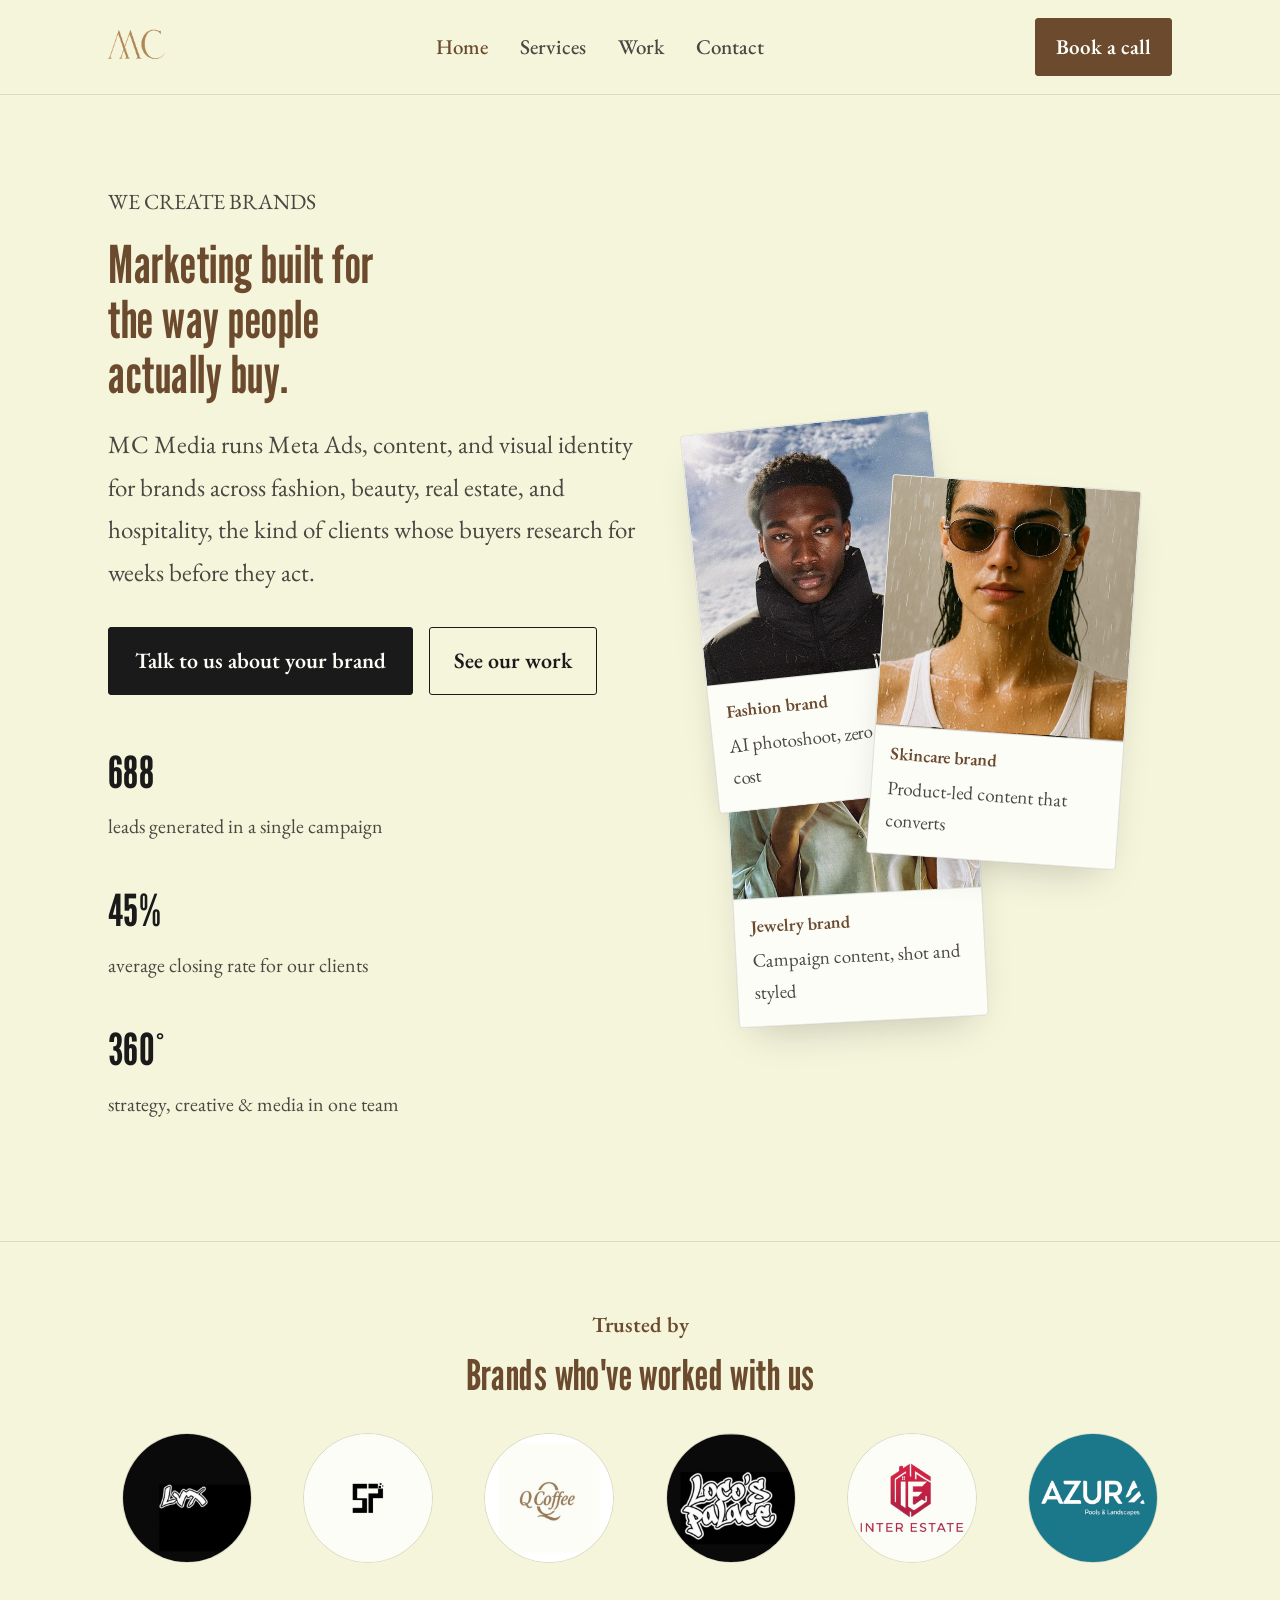
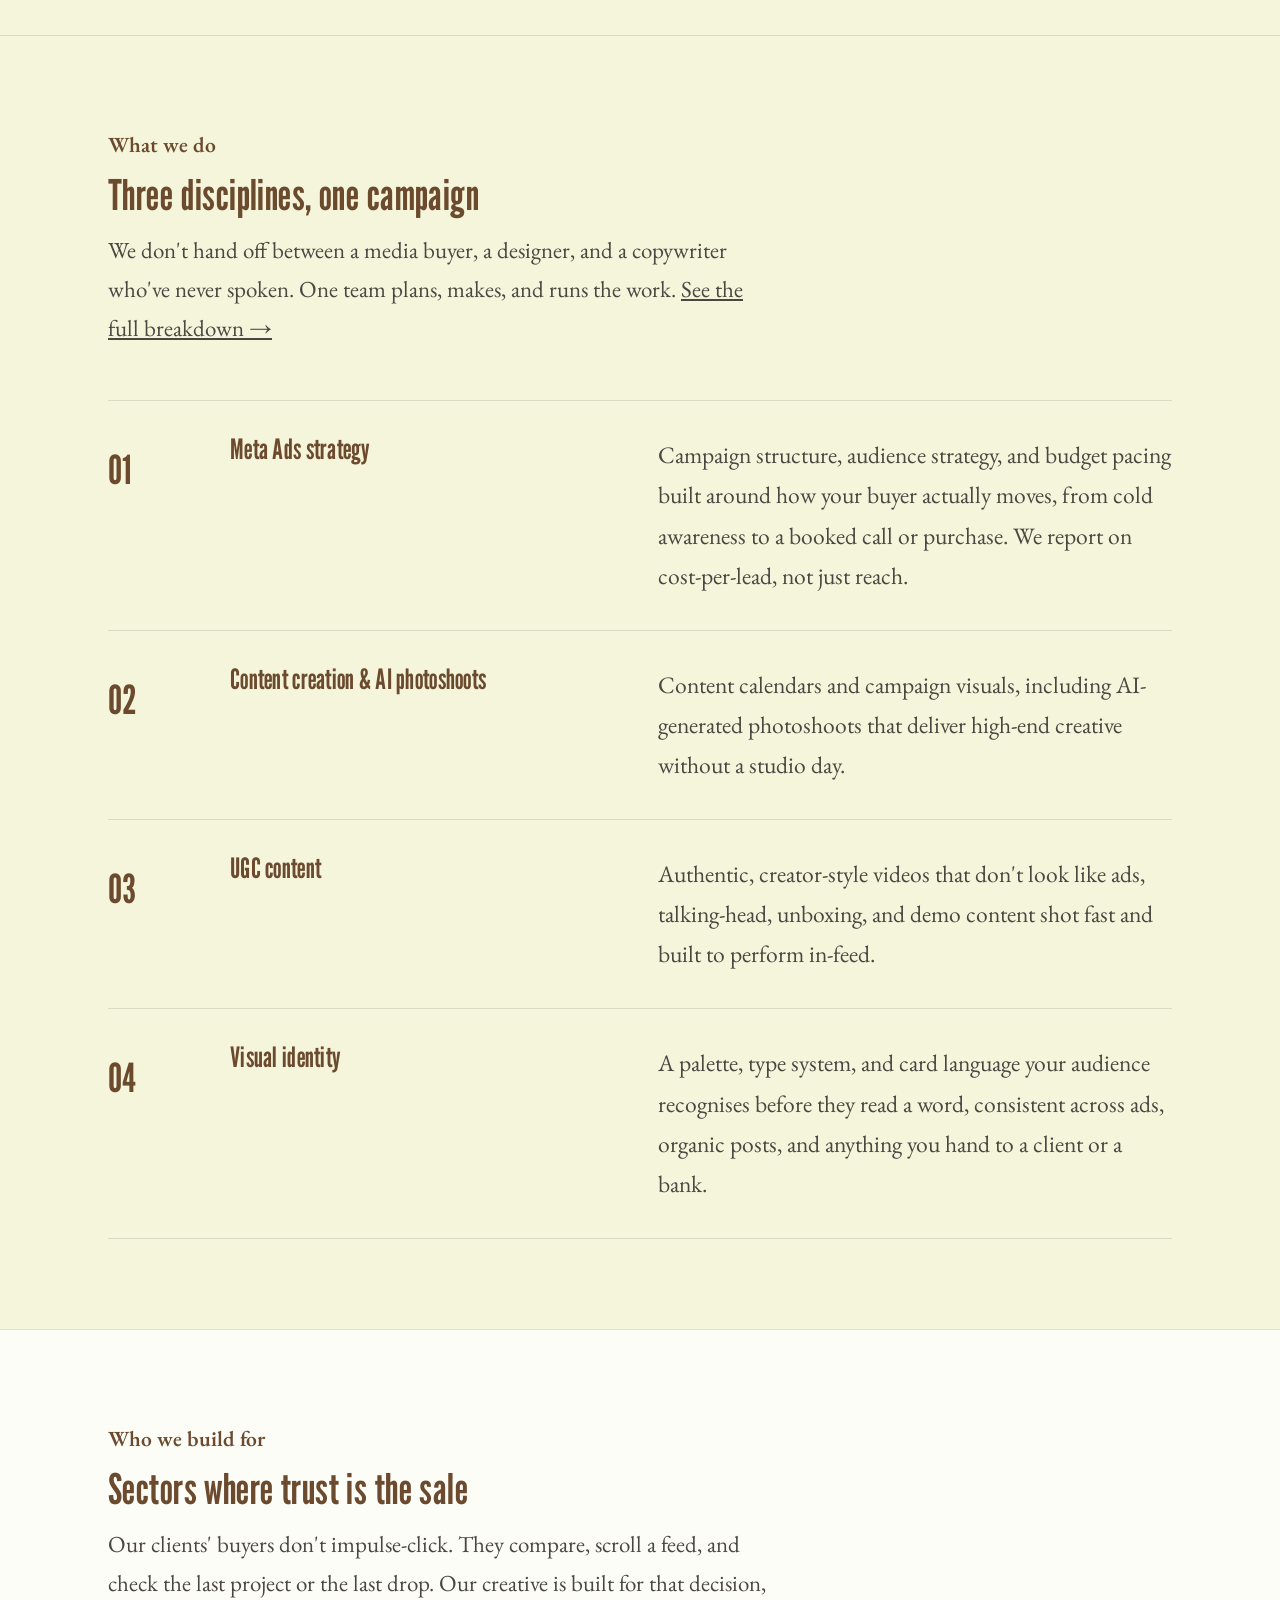
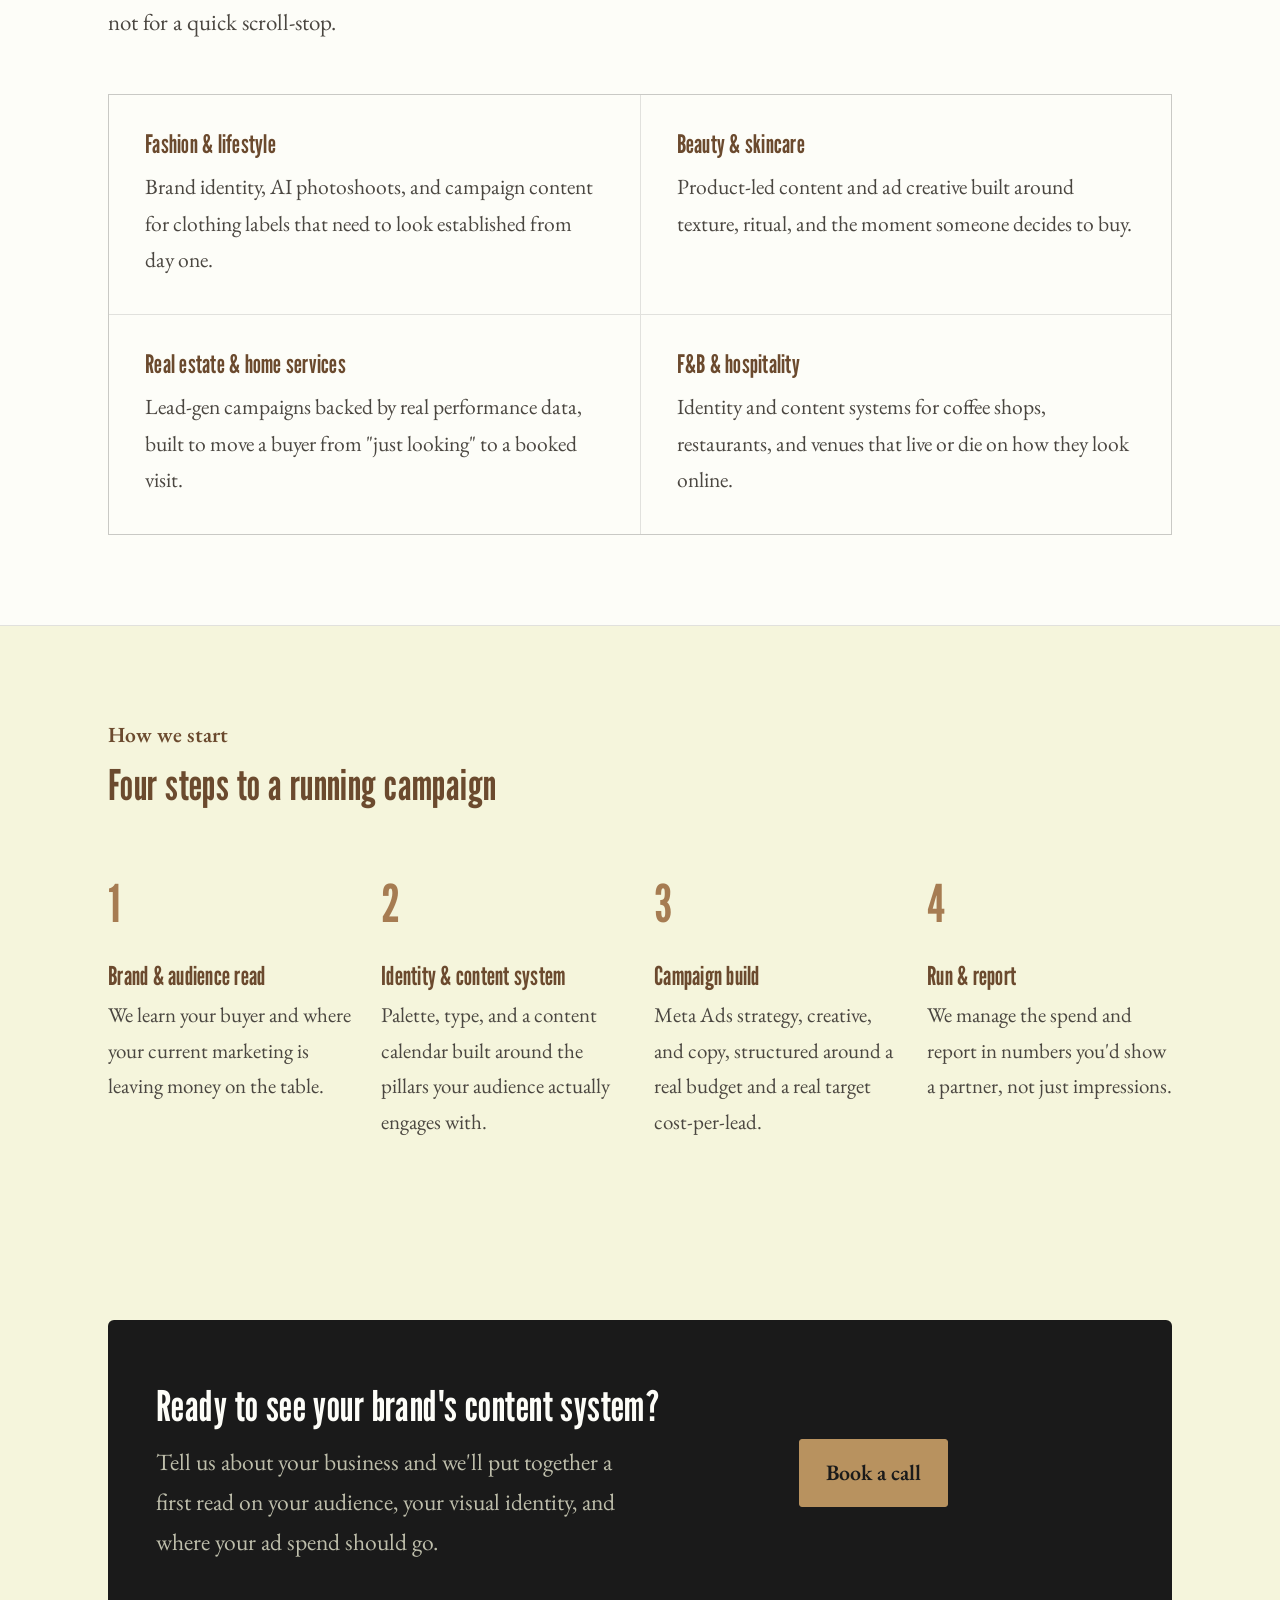
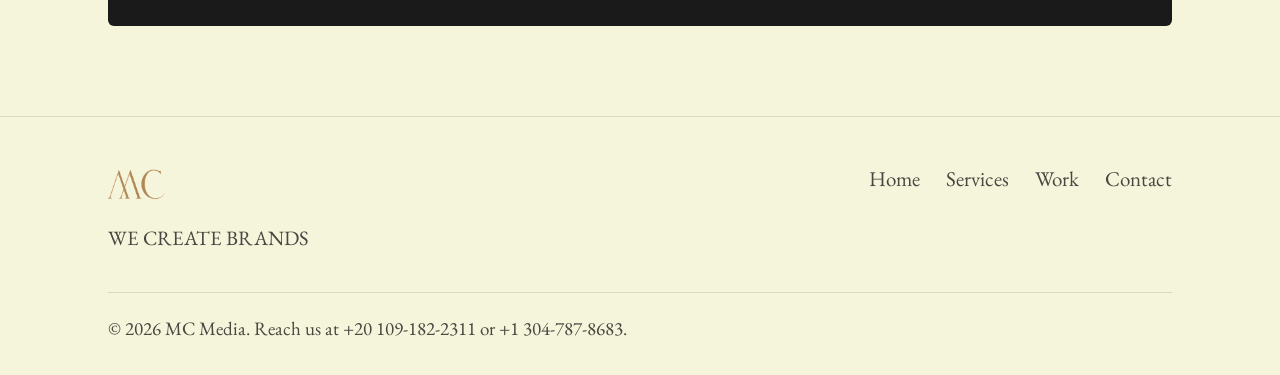
<file: index.html>
<!DOCTYPE html>
<html lang="en">
<head>
<meta charset="UTF-8">
<meta name="viewport" content="width=device-width, initial-scale=1.0">
<title>MC Media | WE CREATE BRANDS</title>
<link rel="preconnect" href="https://fonts.googleapis.com">
<link rel="preconnect" href="https://fonts.gstatic.com" crossorigin>
<link href="https://fonts.googleapis.com/css2?family=League+Gothic:wght@400;700&family=EB+Garamond:ital,wght@0,400;0,500;0,600;1,400&display=swap" rel="stylesheet">
<link rel="stylesheet" href="assets/css/style.css">
</head>
<body>
<header>
  <nav class="nav">
    <div class="logo"><img src="assets/img/logo-mark.png" alt="MC Media logo"></div>
    <ul class="nav-links">
      <li><a href="index.html" class="active">Home</a></li>
      <li><a href="services.html">Services</a></li>
      <li><a href="work.html">Work</a></li>
      <li><a href="contact.html">Contact</a></li>
    </ul>
    <a href="https://calendly.com/abdelrhman-montecarmi/30min" class="nav-cta" target="_blank" rel="noopener">Book a call</a>
  </nav>
</header>

<section class="hero">
  <div>
    <p class="hero-eyebrow">WE CREATE BRANDS</p>
    <h1>Marketing built for the way people actually buy.</h1>
    <p class="lead">MC Media runs Meta Ads, content, and visual identity for brands across fashion, beauty, real estate, and hospitality, the kind of clients whose buyers research for weeks before they act.</p>
    <div class="hero-actions">
      <a href="contact.html" class="btn-primary">Talk to us about your brand</a>
      <a href="work.html" class="btn-secondary">See our work</a>
    </div>
    <div class="hero-proof">
      <div><strong>688</strong>leads generated in a single campaign</div>
      <div><strong>45%</strong>average closing rate for our clients</div>
      <div><strong>360°</strong>strategy, creative &amp; media in one team</div>
    </div>
  </div>

  <div class="post-stack">
    <div class="post-card c3">
      <div class="thumb" style="background-image:url('assets/img/hero-3.jpg')"></div>
      <div class="meta"><div class="tag">Jewelry brand</div><div class="cap">Campaign content, shot and styled</div></div>
    </div>
    <div class="post-card c1">
      <div class="thumb" style="background-image:url('assets/img/hero-1.jpg')"></div>
      <div class="meta"><div class="tag">Fashion brand</div><div class="cap">AI photoshoot, zero studio cost</div></div>
    </div>
    <div class="post-card c2">
      <div class="thumb" style="background-image:url('assets/img/hero-2.jpg')"></div>
      <div class="meta"><div class="tag">Skincare brand</div><div class="cap">Product-led content that converts</div></div>
    </div>
  </div>
</section>

<section class="trusted-by">
  <div class="wrap">
    <div class="section-head"><p class="kicker">Trusted by</p><h2>Brands who've worked with us</h2></div>
    <div class="trusted-grid">
      <img src="assets/img/client-lynx.jpg" alt="Lynx">
      <img src="assets/img/client-sp.jpg" alt="SP">
      <img src="assets/img/client-qcoffee.jpg" alt="Q Coffee">
      <img src="assets/img/client-loco.jpg" alt="Loco's Palace">
      <img src="assets/img/client-interestate.jpg" alt="Inter Estate">
      <img src="assets/img/client-azura.jpg" alt="Azura Pools &amp; Landscapes">
    </div>
  </div>
</section>

<section id="services">
  <div class="wrap">
    <div class="section-head">
      <p class="kicker">What we do</p>
      <h2>Three disciplines, one campaign</h2>
      <p class="sub">We don't hand off between a media buyer, a designer, and a copywriter who've never spoken. One team plans, makes, and runs the work. <a href="services.html">See the full breakdown →</a></p>
    </div>

    <div class="services-list">
      <div class="service-row">
        <div class="num">01</div>
        <h3>Meta Ads strategy</h3>
        <p>Campaign structure, audience strategy, and budget pacing built around how your buyer actually moves, from cold awareness to a booked call or purchase. We report on cost-per-lead, not just reach.</p>
      </div>
      <div class="service-row">
        <div class="num">02</div>
        <h3>Content creation &amp; AI photoshoots</h3>
        <p>Content calendars and campaign visuals, including AI-generated photoshoots that deliver high-end creative without a studio day.</p>
      </div>
      <div class="service-row">
        <div class="num">03</div>
        <h3>UGC content</h3>
        <p>Authentic, creator-style videos that don't look like ads, talking-head, unboxing, and demo content shot fast and built to perform in-feed.</p>
      </div>
      <div class="service-row">
        <div class="num">04</div>
        <h3>Visual identity</h3>
        <p>A palette, type system, and card language your audience recognises before they read a word, consistent across ads, organic posts, and anything you hand to a client or a bank.</p>
      </div>
    </div>
  </div>
</section>

<section id="industries" class="industries">
  <div class="wrap">
    <div class="section-head">
      <p class="kicker">Who we build for</p>
      <h2>Sectors where trust is the sale</h2>
      <p class="sub">Our clients' buyers don't impulse-click. They compare, scroll a feed, and check the last project or the last drop. Our creative is built for that decision, not for a quick scroll-stop.</p>
    </div>
  </div>
  <div class="wrap" style="padding: 0 28px;">
    <div class="industry-grid">
      <div class="industry-card">
        <h3>Fashion &amp; lifestyle</h3>
        <p>Brand identity, AI photoshoots, and campaign content for clothing labels that need to look established from day one.</p>
      </div>
      <div class="industry-card">
        <h3>Beauty &amp; skincare</h3>
        <p>Product-led content and ad creative built around texture, ritual, and the moment someone decides to buy.</p>
      </div>
      <div class="industry-card">
        <h3>Real estate &amp; home services</h3>
        <p>Lead-gen campaigns backed by real performance data, built to move a buyer from "just looking" to a booked visit.</p>
      </div>
      <div class="industry-card">
        <h3>F&amp;B &amp; hospitality</h3>
        <p>Identity and content systems for coffee shops, restaurants, and venues that live or die on how they look online.</p>
      </div>
    </div>
  </div>
</section>

<section id="process">
  <div class="wrap">
    <div class="section-head">
      <p class="kicker">How we start</p>
      <h2>Four steps to a running campaign</h2>
    </div>
    <div class="process-grid">
      <div class="process-step">
        <div class="num">1</div>
        <h3>Brand &amp; audience read</h3>
        <p>We learn your buyer and where your current marketing is leaving money on the table.</p>
      </div>
      <div class="process-step">
        <div class="num">2</div>
        <h3>Identity &amp; content system</h3>
        <p>Palette, type, and a content calendar built around the pillars your audience actually engages with.</p>
      </div>
      <div class="process-step">
        <div class="num">3</div>
        <h3>Campaign build</h3>
        <p>Meta Ads strategy, creative, and copy, structured around a real budget and a real target cost-per-lead.</p>
      </div>
      <div class="process-step">
        <div class="num">4</div>
        <h3>Run &amp; report</h3>
        <p>We manage the spend and report in numbers you'd show a partner, not just impressions.</p>
      </div>
    </div>
  </div>
</section>

<section id="contact">
  <div class="wrap">
    <div class="cta-band">
      <div>
        <h2>Ready to see your brand's content system?</h2>
        <p>Tell us about your business and we'll put together a first read on your audience, your visual identity, and where your ad spend should go.</p>
      </div>
      <div>
        <a href="https://calendly.com/abdelrhman-montecarmi/30min" class="btn-primary" target="_blank" rel="noopener">Book a call</a>
      </div>
    </div>
  </div>
</section>
<footer>
  <div class="wrap">
    <div class="footer-grid">
      <div>
        <div class="logo"><img src="assets/img/logo-mark.png" alt="MC Media logo"></div>
        <p class="muted">WE CREATE BRANDS</p>
      </div>
      <ul class="footer-links">
        <li><a href="index.html">Home</a></li>
        <li><a href="services.html">Services</a></li>
        <li><a href="work.html">Work</a></li>
        <li><a href="contact.html">Contact</a></li>
      </ul>
    </div>
    <div class="foot-bottom">© 2026 MC Media. Reach us at +20 109-182-2311 or +1 304-787-8683.</div>
  </div>
</footer>

<script src="assets/js/video-player.js"></script>
</body>
</html>
</file>
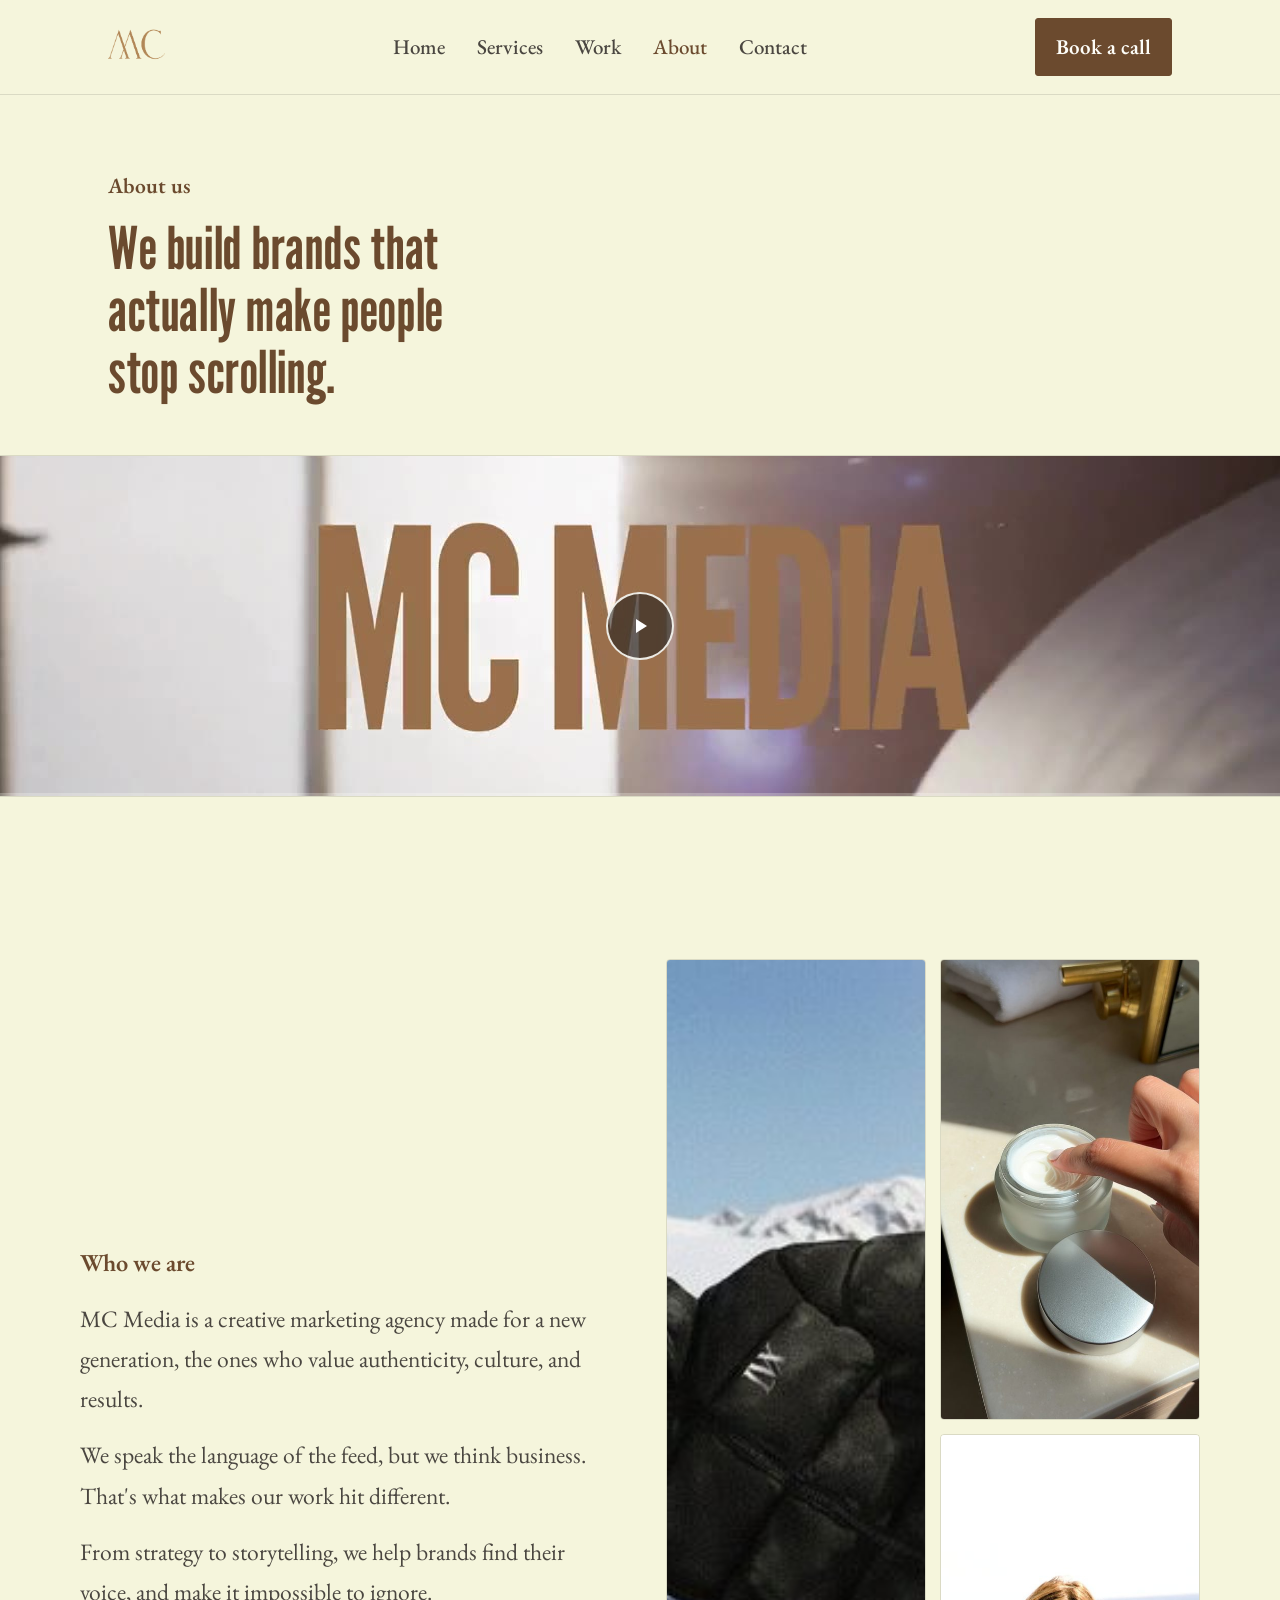
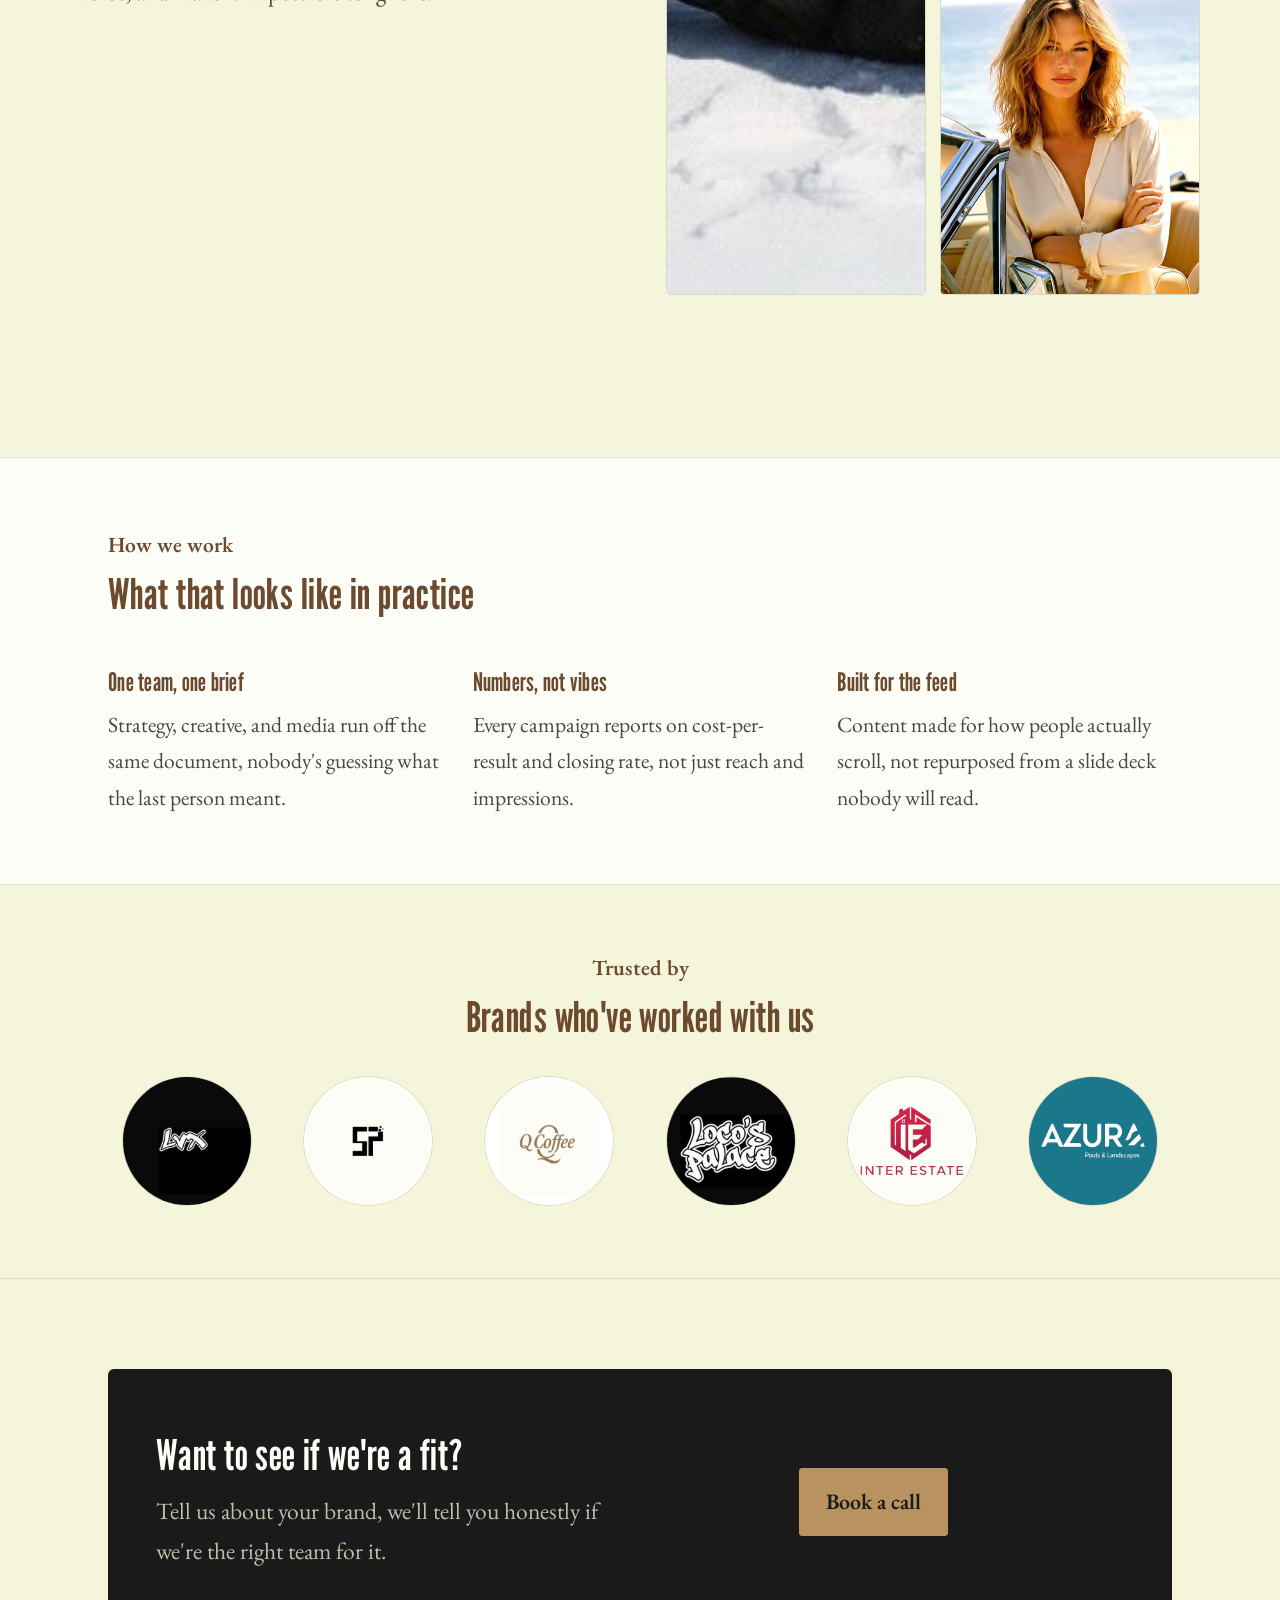
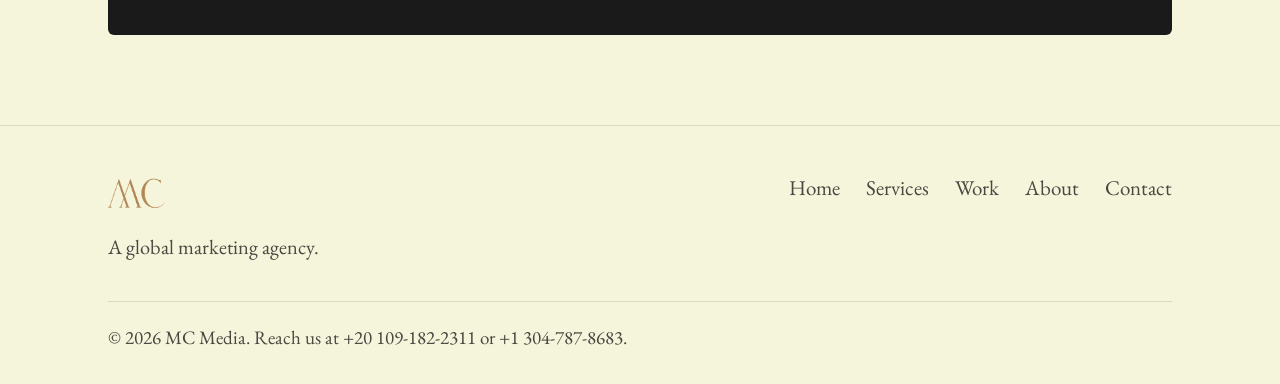
<file: about.html>
<!DOCTYPE html>
<html lang="en">
<head>
<meta charset="UTF-8">
<meta name="viewport" content="width=device-width, initial-scale=1.0">
<title>About | MC Media</title>
<link rel="preconnect" href="https://fonts.googleapis.com">
<link rel="preconnect" href="https://fonts.gstatic.com" crossorigin>
<link href="https://fonts.googleapis.com/css2?family=League+Gothic:wght@400;700&family=EB+Garamond:ital,wght@0,400;0,500;0,600;1,400&display=swap" rel="stylesheet">
<link rel="stylesheet" href="assets/css/style.css">
</head>
<body>
<header>
  <nav class="nav">
    <div class="logo"><img src="assets/img/logo-mark.png" alt="MC Media logo"></div>
    <ul class="nav-links">
      <li><a href="index.html">Home</a></li>
      <li><a href="services.html">Services</a></li>
      <li><a href="work.html">Work</a></li>
      <li><a href="about.html" class="active">About</a></li>
      <li><a href="contact.html">Contact</a></li>
    </ul>
    <a href="https://calendly.com/abdelrhman-montecarmi/30min" class="nav-cta" target="_blank" rel="noopener">Book a call</a>
  </nav>
</header>

<section class="page-hero">
  <div class="wrap">
    <p class="kicker">About us</p>
    <h1>We build brands that actually make people stop scrolling.</h1>
  </div>
</section>

<section style="padding:0; border-bottom:1px solid var(--line);">
  <div class="banner-video vid-player">
    <video src="assets/video/cover-intro.mp4" poster="assets/video/cover-intro-poster.jpg" loop playsinline preload="none"></video>
  </div>
</section>

<section>
  <div class="wrap about-grid">
    <div class="about-copy">
      <p class="kicker" style="color:var(--caramel-deep); font-weight:600; margin-bottom:14px;">Who we are</p>
      <p>MC Media is a creative marketing agency made for a new generation, the ones who value authenticity, culture, and results.</p>
      <p>We speak the language of the feed, but we think business. That's what makes our work hit different.</p>
      <p>From strategy to storytelling, we help brands find their voice, and make it impossible to ignore.</p>
    </div>
    <div class="about-photo-grid">
      <img class="tall" src="assets/img/work-lynx-2.jpg" alt="Fashion campaign photography">
      <img src="assets/img/work-skincare-1.jpg" alt="Skincare campaign photography">
      <img src="assets/img/work-jewelry-2.jpg" alt="Jewelry campaign photography">
    </div>
  </div>
</section>

<section class="about-values">
  <div class="wrap">
    <div class="section-head">
      <p class="kicker">How we work</p>
      <h2>What that looks like in practice</h2>
    </div>
    <div class="value-grid">
      <div class="value-card">
        <h3>One team, one brief</h3>
        <p>Strategy, creative, and media run off the same document, nobody's guessing what the last person meant.</p>
      </div>
      <div class="value-card">
        <h3>Numbers, not vibes</h3>
        <p>Every campaign reports on cost-per-result and closing rate, not just reach and impressions.</p>
      </div>
      <div class="value-card">
        <h3>Built for the feed</h3>
        <p>Content made for how people actually scroll, not repurposed from a slide deck nobody will read.</p>
      </div>
    </div>
  </div>
</section>

<section class="trusted-by" style="border-top:none;">
  <div class="wrap">
    <div class="section-head"><p class="kicker">Trusted by</p><h2>Brands who've worked with us</h2></div>
    <div class="trusted-grid">
      <img src="assets/img/client-lynx.jpg" alt="Lynx">
      <img src="assets/img/client-sp.jpg" alt="SP">
      <img src="assets/img/client-qcoffee.jpg" alt="Q Coffee">
      <img src="assets/img/client-loco.jpg" alt="Loco's Palace">
      <img src="assets/img/client-interestate.jpg" alt="Inter Estate">
      <img src="assets/img/client-azura.jpg" alt="Azura Pools &amp; Landscapes">
    </div>
  </div>
</section>

<section id="contact">
  <div class="wrap">
    <div class="cta-band">
      <div>
        <h2>Want to see if we're a fit?</h2>
        <p>Tell us about your brand, we'll tell you honestly if we're the right team for it.</p>
      </div>
      <div>
        <a href="https://calendly.com/abdelrhman-montecarmi/30min" class="btn-primary" target="_blank" rel="noopener">Book a call</a>
      </div>
    </div>
  </div>
</section>
<footer>
  <div class="wrap">
    <div class="footer-grid">
      <div>
        <div class="logo"><img src="assets/img/logo-mark.png" alt="MC Media logo"></div>
        <p class="muted">A global marketing agency.</p>
      </div>
      <ul class="footer-links">
        <li><a href="index.html">Home</a></li>
        <li><a href="services.html">Services</a></li>
        <li><a href="work.html">Work</a></li>
        <li><a href="about.html">About</a></li>
        <li><a href="contact.html">Contact</a></li>
      </ul>
    </div>
    <div class="foot-bottom">© 2026 MC Media. Reach us at +20 109-182-2311 or +1 304-787-8683.</div>
  </div>
</footer>

<script src="assets/js/video-player.js"></script>
</body>
</html>
</file>
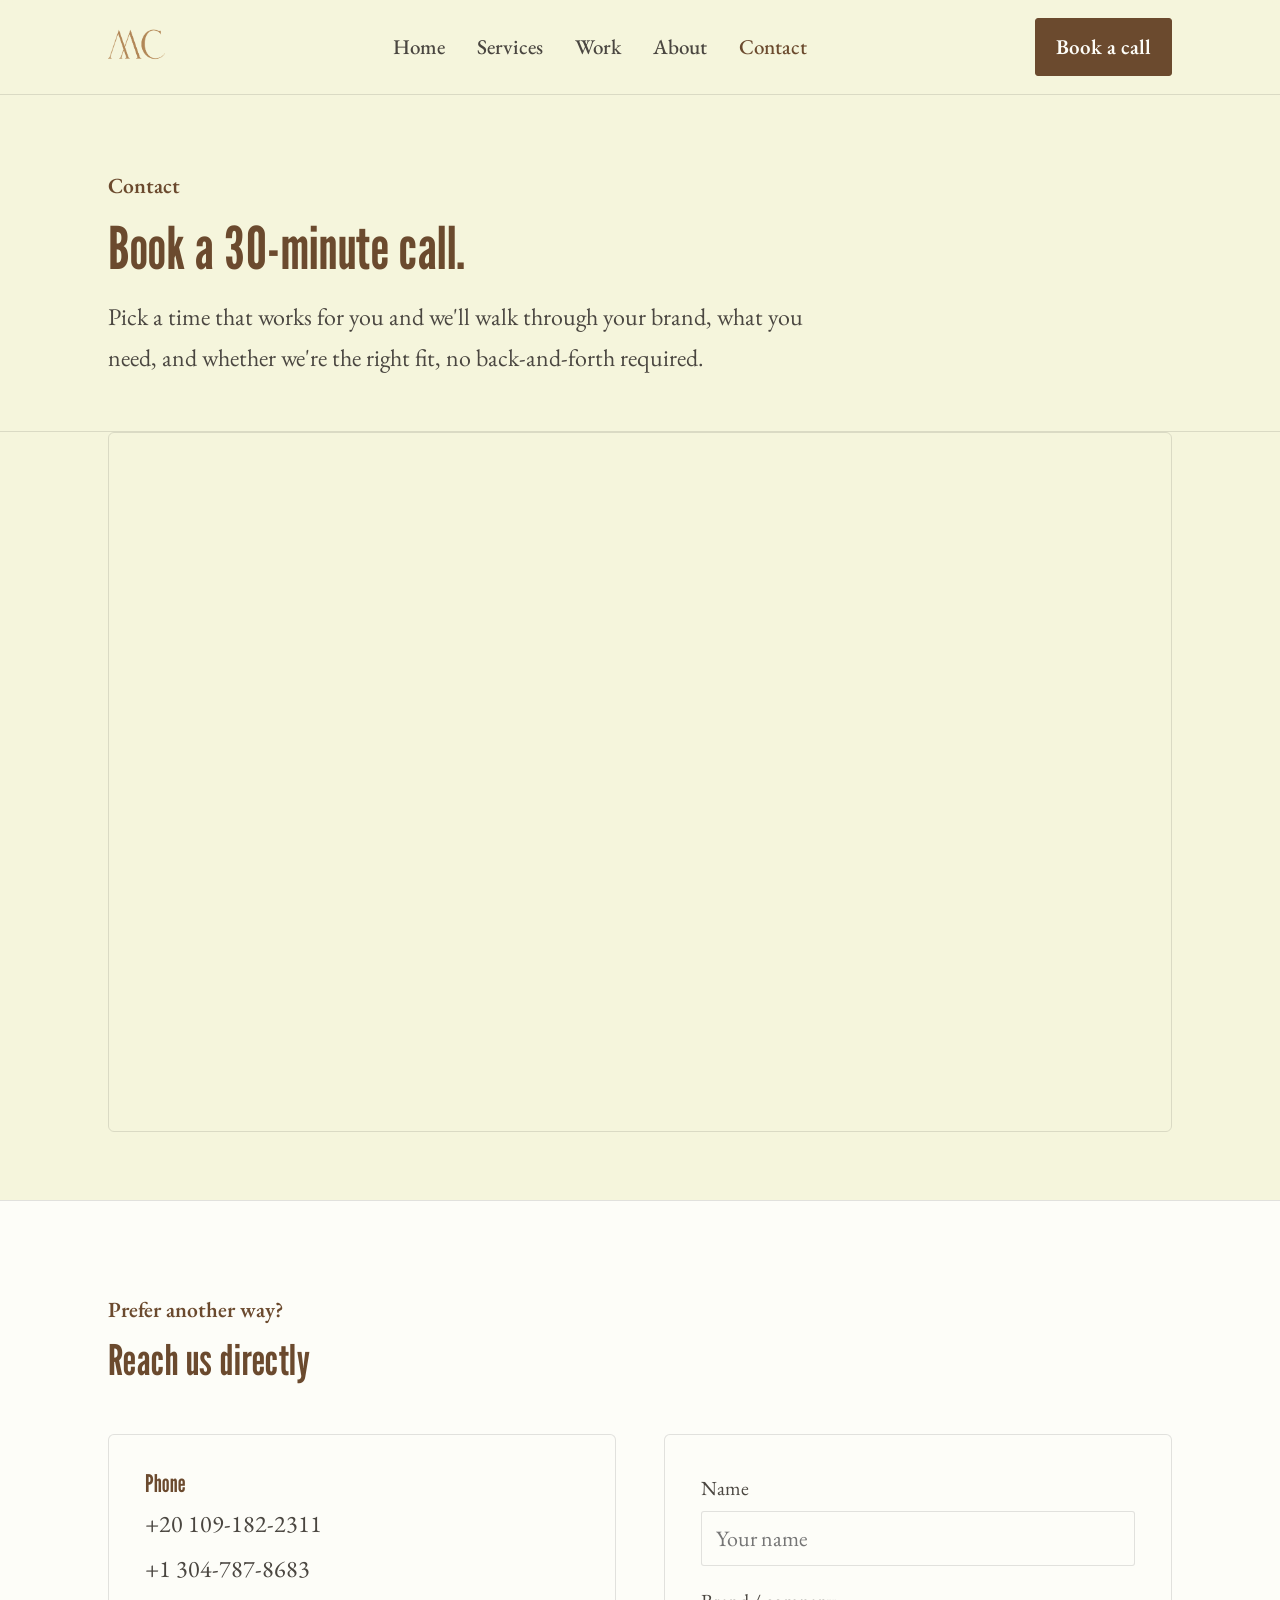
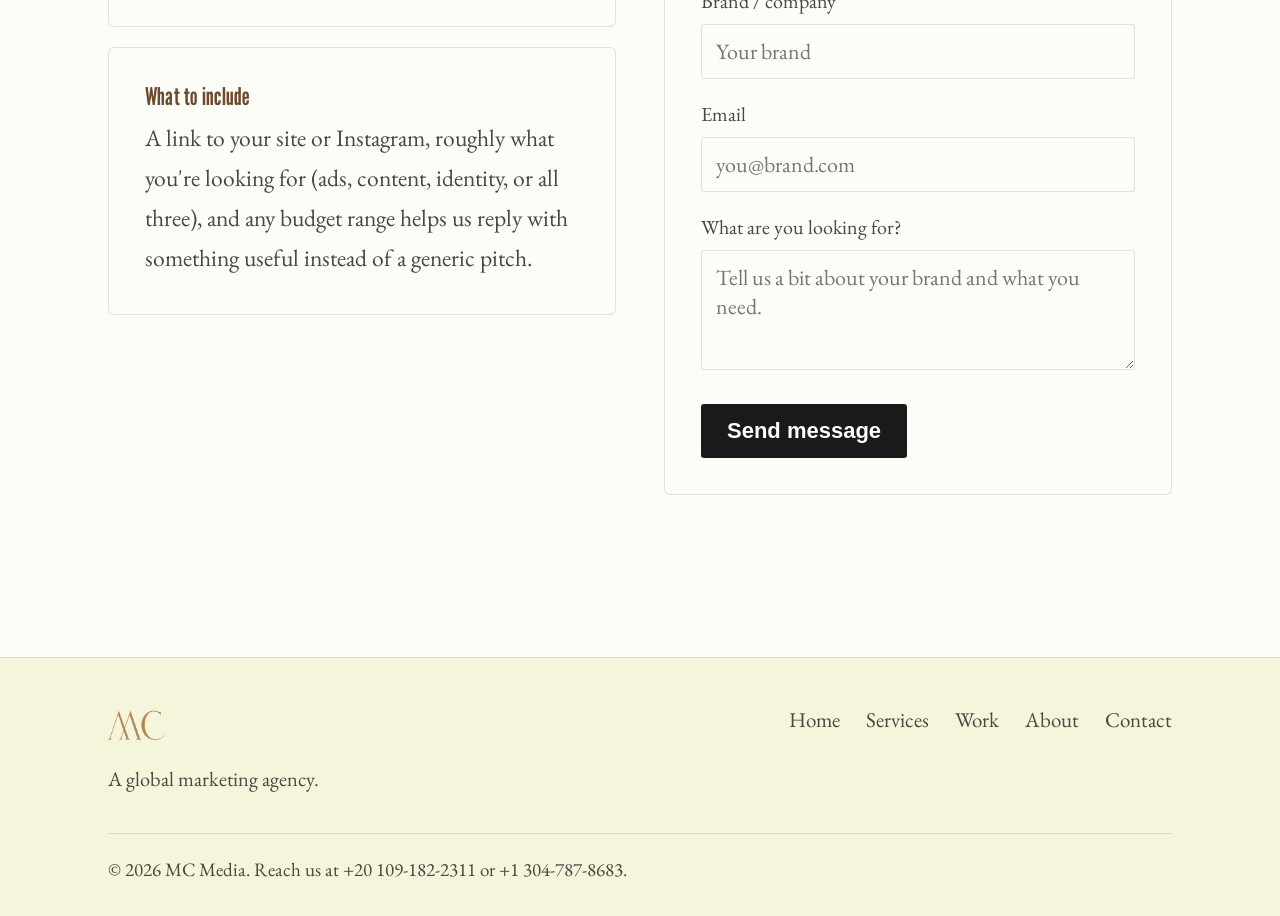
<file: contact.html>
<!DOCTYPE html>
<html lang="en">
<head>
<meta charset="UTF-8">
<meta name="viewport" content="width=device-width, initial-scale=1.0">
<title>Contact | MC Media</title>
<link rel="preconnect" href="https://fonts.googleapis.com">
<link rel="preconnect" href="https://fonts.gstatic.com" crossorigin>
<link href="https://fonts.googleapis.com/css2?family=League+Gothic:wght@400;700&family=EB+Garamond:ital,wght@0,400;0,500;0,600;1,400&display=swap" rel="stylesheet">
<link rel="stylesheet" href="assets/css/style.css">
</head>
<body>
<header>
  <nav class="nav">
    <div class="logo"><img src="assets/img/logo-mark.png" alt="MC Media logo"></div>
    <ul class="nav-links">
      <li><a href="index.html">Home</a></li>
      <li><a href="services.html">Services</a></li>
      <li><a href="work.html">Work</a></li>
      <li><a href="about.html">About</a></li>
      <li><a href="contact.html" class="active">Contact</a></li>
    </ul>
    <a href="https://calendly.com/abdelrhman-montecarmi/30min" class="nav-cta" target="_blank" rel="noopener">Book a call</a>
  </nav>
</header>

<section class="page-hero">
  <div class="wrap">
    <p class="kicker">Contact</p>
    <h1>Book a 30-minute call.</h1>
    <p class="lead">Pick a time that works for you and we'll walk through your brand, what you need, and whether we're the right fit, no back-and-forth required.</p>
  </div>
</section>

<section style="padding: 0 0 68px;">
  <div class="wrap">
    <div class="calendly-inline-widget" data-url="https://calendly.com/abdelrhman-montecarmi/30min" style="min-width:320px;height:700px;border:1px solid var(--line);border-radius:6px;overflow:hidden;"></div>
  </div>
</section>
<script type="text/javascript" src="https://assets.calendly.com/assets/external/widget.js" async></script>

<section style="border-top:1px solid var(--line); background:var(--white);">
  <div class="wrap">
    <div class="section-head">
      <p class="kicker">Prefer another way?</p>
      <h2>Reach us directly</h2>
    </div>
    <div class="contact-grid" style="padding-top:0;">
      <div>
        <div class="contact-card">
          <h3>Phone</h3>
          <a class="contact-detail" href="tel:+201091822311">+20 109-182-2311</a>
          <a class="contact-detail" href="tel:+13047878683">+1 304-787-8683</a>
        </div>
        <div class="contact-card">
          <h3>What to include</h3>
          <p class="work-desc" style="margin-top:6px;">A link to your site or Instagram, roughly what you're looking for (ads, content, identity, or all three), and any budget range helps us reply with something useful instead of a generic pitch.</p>
        </div>
      </div>

      <div class="contact-card">
        <form class="contact-form">
          <label for="name">Name</label>
          <input type="text" id="name" name="name" placeholder="Your name">

          <label for="brand">Brand / company</label>
          <input type="text" id="brand" name="brand" placeholder="Your brand">

          <label for="email">Email</label>
          <input type="email" id="email" name="email" placeholder="you@brand.com">

          <label for="message">What are you looking for?</label>
          <textarea id="message" name="message" placeholder="Tell us a bit about your brand and what you need."></textarea>

          <button type="submit" class="btn-primary">Send message</button>
        </form>
      </div>
    </div>
  </div>
</section>
<footer>
  <div class="wrap">
    <div class="footer-grid">
      <div>
        <div class="logo"><img src="assets/img/logo-mark.png" alt="MC Media logo"></div>
        <p class="muted">A global marketing agency.</p>
      </div>
      <ul class="footer-links">
        <li><a href="index.html">Home</a></li>
        <li><a href="services.html">Services</a></li>
        <li><a href="work.html">Work</a></li>
        <li><a href="about.html">About</a></li>
        <li><a href="contact.html">Contact</a></li>
      </ul>
    </div>
    <div class="foot-bottom">© 2026 MC Media. Reach us at +20 109-182-2311 or +1 304-787-8683.</div>
  </div>
</footer>

<script src="assets/js/video-player.js"></script>
</body>
</html>
</file>
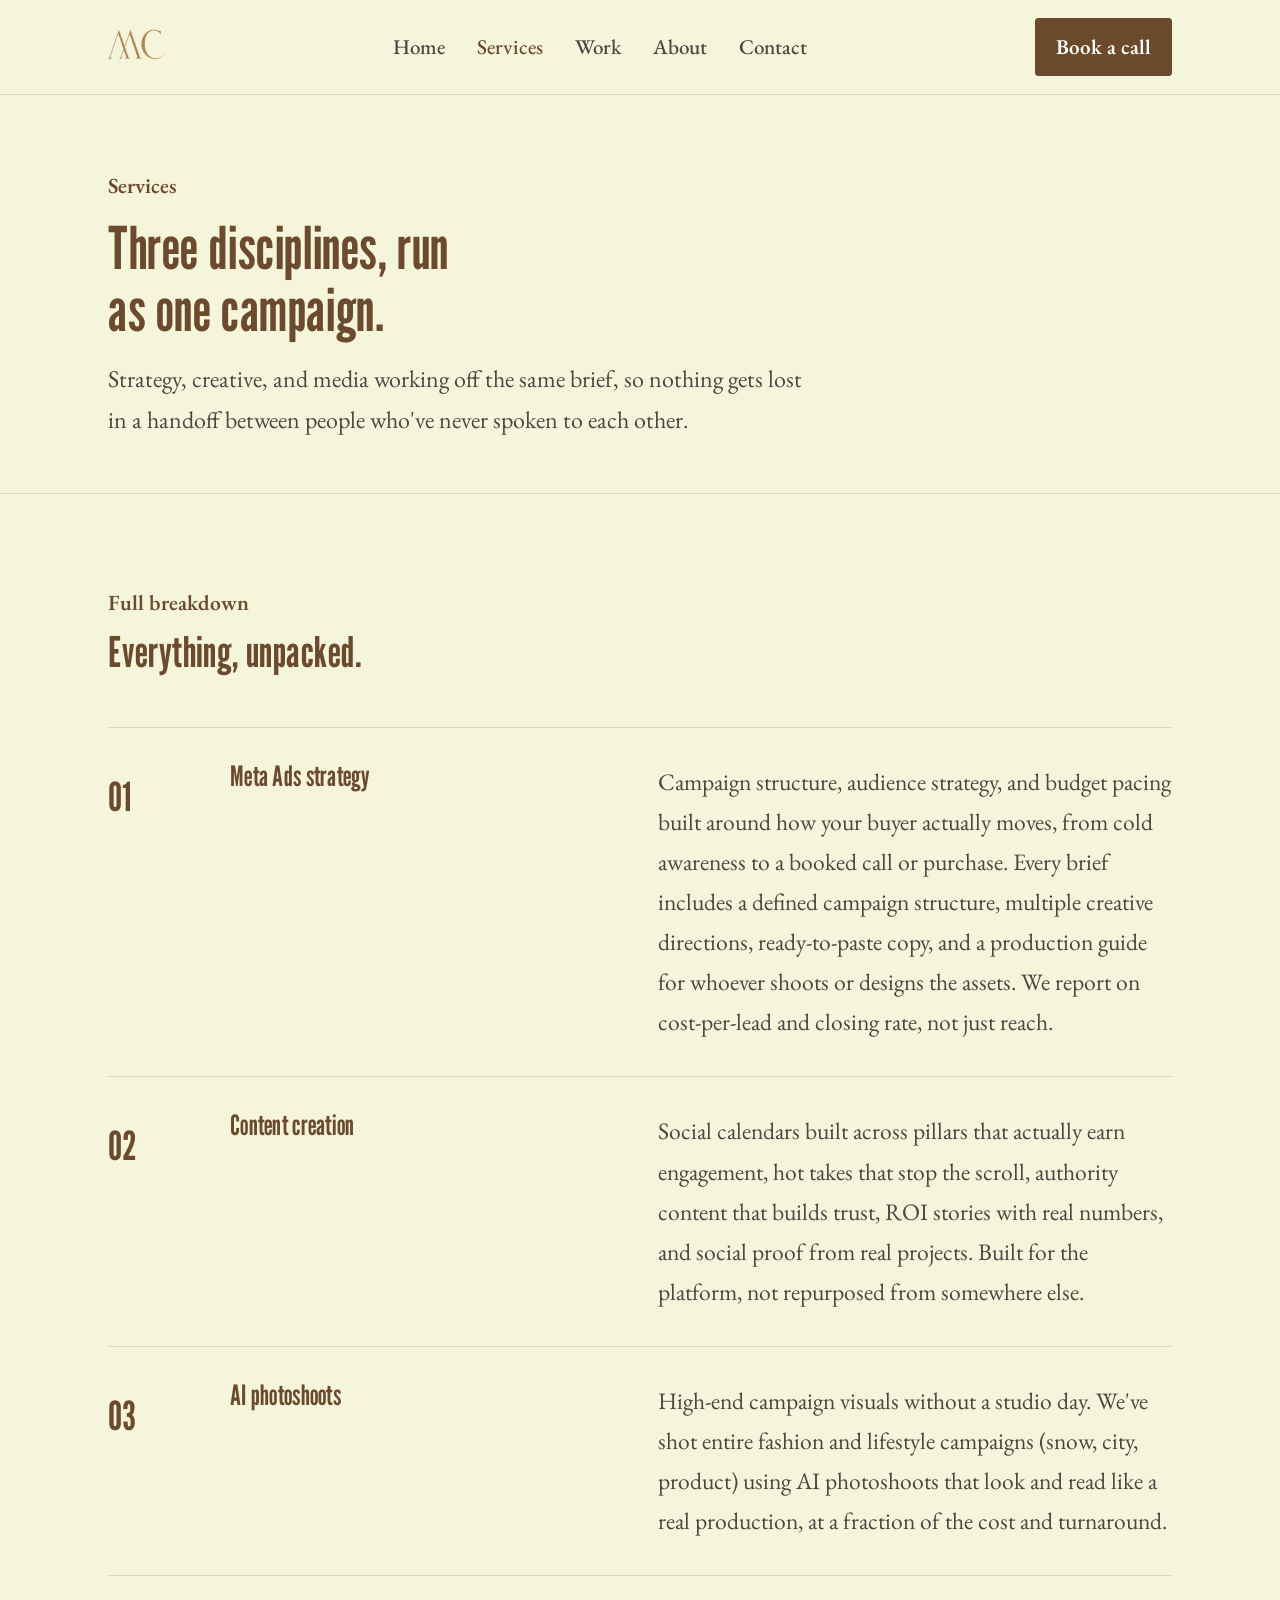
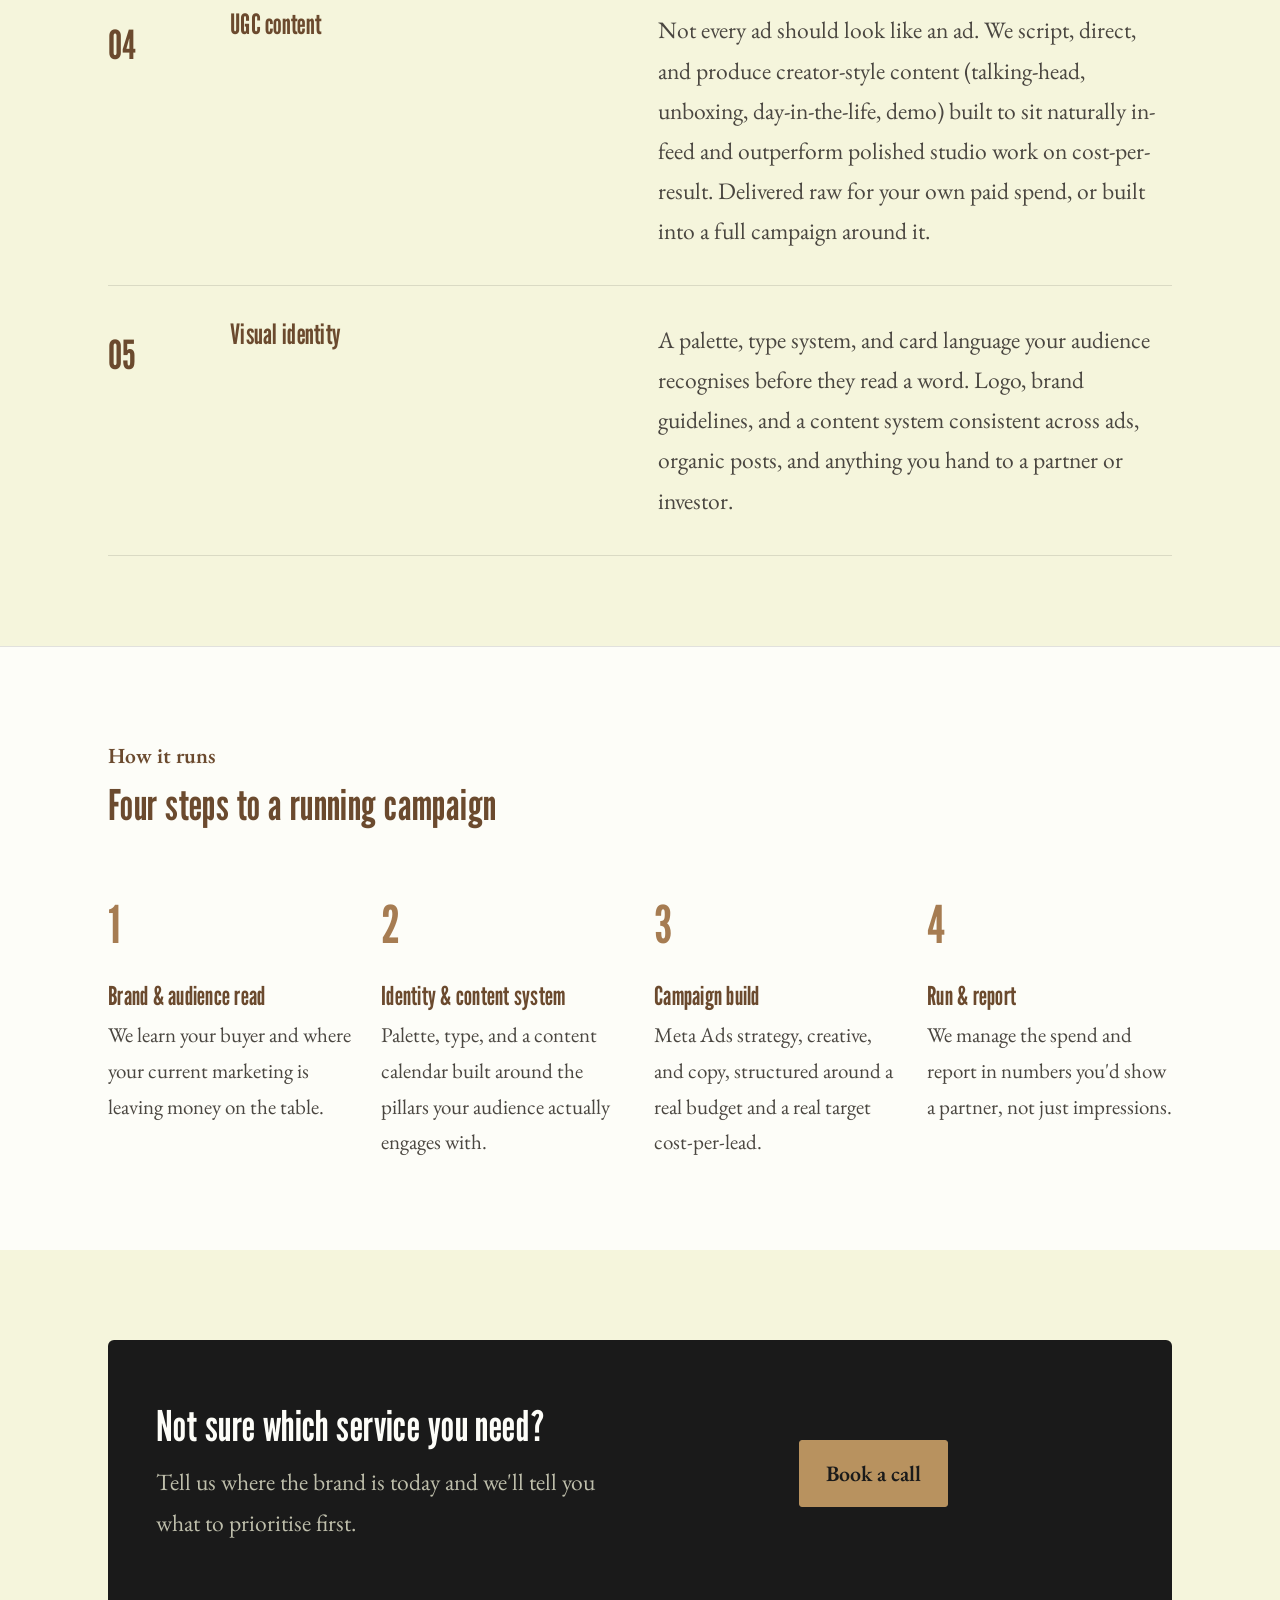
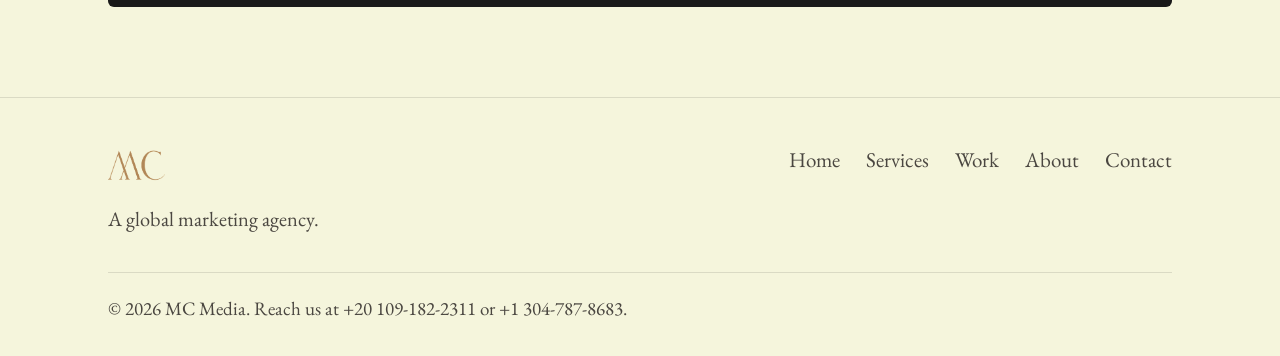
<file: services.html>
<!DOCTYPE html>
<html lang="en">
<head>
<meta charset="UTF-8">
<meta name="viewport" content="width=device-width, initial-scale=1.0">
<title>Services | MC Media</title>
<link rel="preconnect" href="https://fonts.googleapis.com">
<link rel="preconnect" href="https://fonts.gstatic.com" crossorigin>
<link href="https://fonts.googleapis.com/css2?family=League+Gothic:wght@400;700&family=EB+Garamond:ital,wght@0,400;0,500;0,600;1,400&display=swap" rel="stylesheet">
<link rel="stylesheet" href="assets/css/style.css">
</head>
<body>
<header>
  <nav class="nav">
    <div class="logo"><img src="assets/img/logo-mark.png" alt="MC Media logo"></div>
    <ul class="nav-links">
      <li><a href="index.html">Home</a></li>
      <li><a href="services.html" class="active">Services</a></li>
      <li><a href="work.html">Work</a></li>
      <li><a href="about.html">About</a></li>
      <li><a href="contact.html">Contact</a></li>
    </ul>
    <a href="https://calendly.com/abdelrhman-montecarmi/30min" class="nav-cta" target="_blank" rel="noopener">Book a call</a>
  </nav>
</header>

<section class="page-hero">
  <div class="wrap">
    <p class="kicker">Services</p>
    <h1>Three disciplines, run as one campaign.</h1>
    <p class="lead">Strategy, creative, and media working off the same brief, so nothing gets lost in a handoff between people who've never spoken to each other.</p>
  </div>
</section>

<section id="services">
  <div class="wrap">
    <div class="section-head">
      <p class="kicker">Full breakdown</p>
      <h2>Everything, unpacked.</h2>
    </div>
    <div class="services-list">
      <div class="service-row">
        <div class="num">01</div>
        <h3>Meta Ads strategy</h3>
        <p>Campaign structure, audience strategy, and budget pacing built around how your buyer actually moves, from cold awareness to a booked call or purchase. Every brief includes a defined campaign structure, multiple creative directions, ready-to-paste copy, and a production guide for whoever shoots or designs the assets. We report on cost-per-lead and closing rate, not just reach.</p>
      </div>
      <div class="service-row">
        <div class="num">02</div>
        <h3>Content creation</h3>
        <p>Social calendars built across pillars that actually earn engagement, hot takes that stop the scroll, authority content that builds trust, ROI stories with real numbers, and social proof from real projects. Built for the platform, not repurposed from somewhere else.</p>
      </div>
      <div class="service-row">
        <div class="num">03</div>
        <h3>AI photoshoots</h3>
        <p>High-end campaign visuals without a studio day. We've shot entire fashion and lifestyle campaigns (snow, city, product) using AI photoshoots that look and read like a real production, at a fraction of the cost and turnaround.</p>
      </div>
      <div class="service-row">
        <div class="num">04</div>
        <h3>UGC content</h3>
        <p>Not every ad should look like an ad. We script, direct, and produce creator-style content (talking-head, unboxing, day-in-the-life, demo) built to sit naturally in-feed and outperform polished studio work on cost-per-result. Delivered raw for your own paid spend, or built into a full campaign around it.</p>
      </div>
      <div class="service-row">
        <div class="num">05</div>
        <h3>Visual identity</h3>
        <p>A palette, type system, and card language your audience recognises before they read a word. Logo, brand guidelines, and a content system consistent across ads, organic posts, and anything you hand to a partner or investor.</p>
      </div>
    </div>
  </div>
</section>

<section id="process" style="border-top:1px solid var(--line); background:var(--white);">
  <div class="wrap">
    <div class="section-head">
      <p class="kicker">How it runs</p>
      <h2>Four steps to a running campaign</h2>
    </div>
    <div class="process-grid">
      <div class="process-step">
        <div class="num">1</div>
        <h3>Brand &amp; audience read</h3>
        <p>We learn your buyer and where your current marketing is leaving money on the table.</p>
      </div>
      <div class="process-step">
        <div class="num">2</div>
        <h3>Identity &amp; content system</h3>
        <p>Palette, type, and a content calendar built around the pillars your audience actually engages with.</p>
      </div>
      <div class="process-step">
        <div class="num">3</div>
        <h3>Campaign build</h3>
        <p>Meta Ads strategy, creative, and copy, structured around a real budget and a real target cost-per-lead.</p>
      </div>
      <div class="process-step">
        <div class="num">4</div>
        <h3>Run &amp; report</h3>
        <p>We manage the spend and report in numbers you'd show a partner, not just impressions.</p>
      </div>
    </div>
  </div>
</section>

<section id="contact">
  <div class="wrap">
    <div class="cta-band">
      <div>
        <h2>Not sure which service you need?</h2>
        <p>Tell us where the brand is today and we'll tell you what to prioritise first.</p>
      </div>
      <div>
        <a href="https://calendly.com/abdelrhman-montecarmi/30min" class="btn-primary" target="_blank" rel="noopener">Book a call</a>
      </div>
    </div>
  </div>
</section>
<footer>
  <div class="wrap">
    <div class="footer-grid">
      <div>
        <div class="logo"><img src="assets/img/logo-mark.png" alt="MC Media logo"></div>
        <p class="muted">A global marketing agency.</p>
      </div>
      <ul class="footer-links">
        <li><a href="index.html">Home</a></li>
        <li><a href="services.html">Services</a></li>
        <li><a href="work.html">Work</a></li>
        <li><a href="about.html">About</a></li>
        <li><a href="contact.html">Contact</a></li>
      </ul>
    </div>
    <div class="foot-bottom">© 2026 MC Media. Reach us at +20 109-182-2311 or +1 304-787-8683.</div>
  </div>
</footer>

<script src="assets/js/video-player.js"></script>
</body>
</html>
</file>
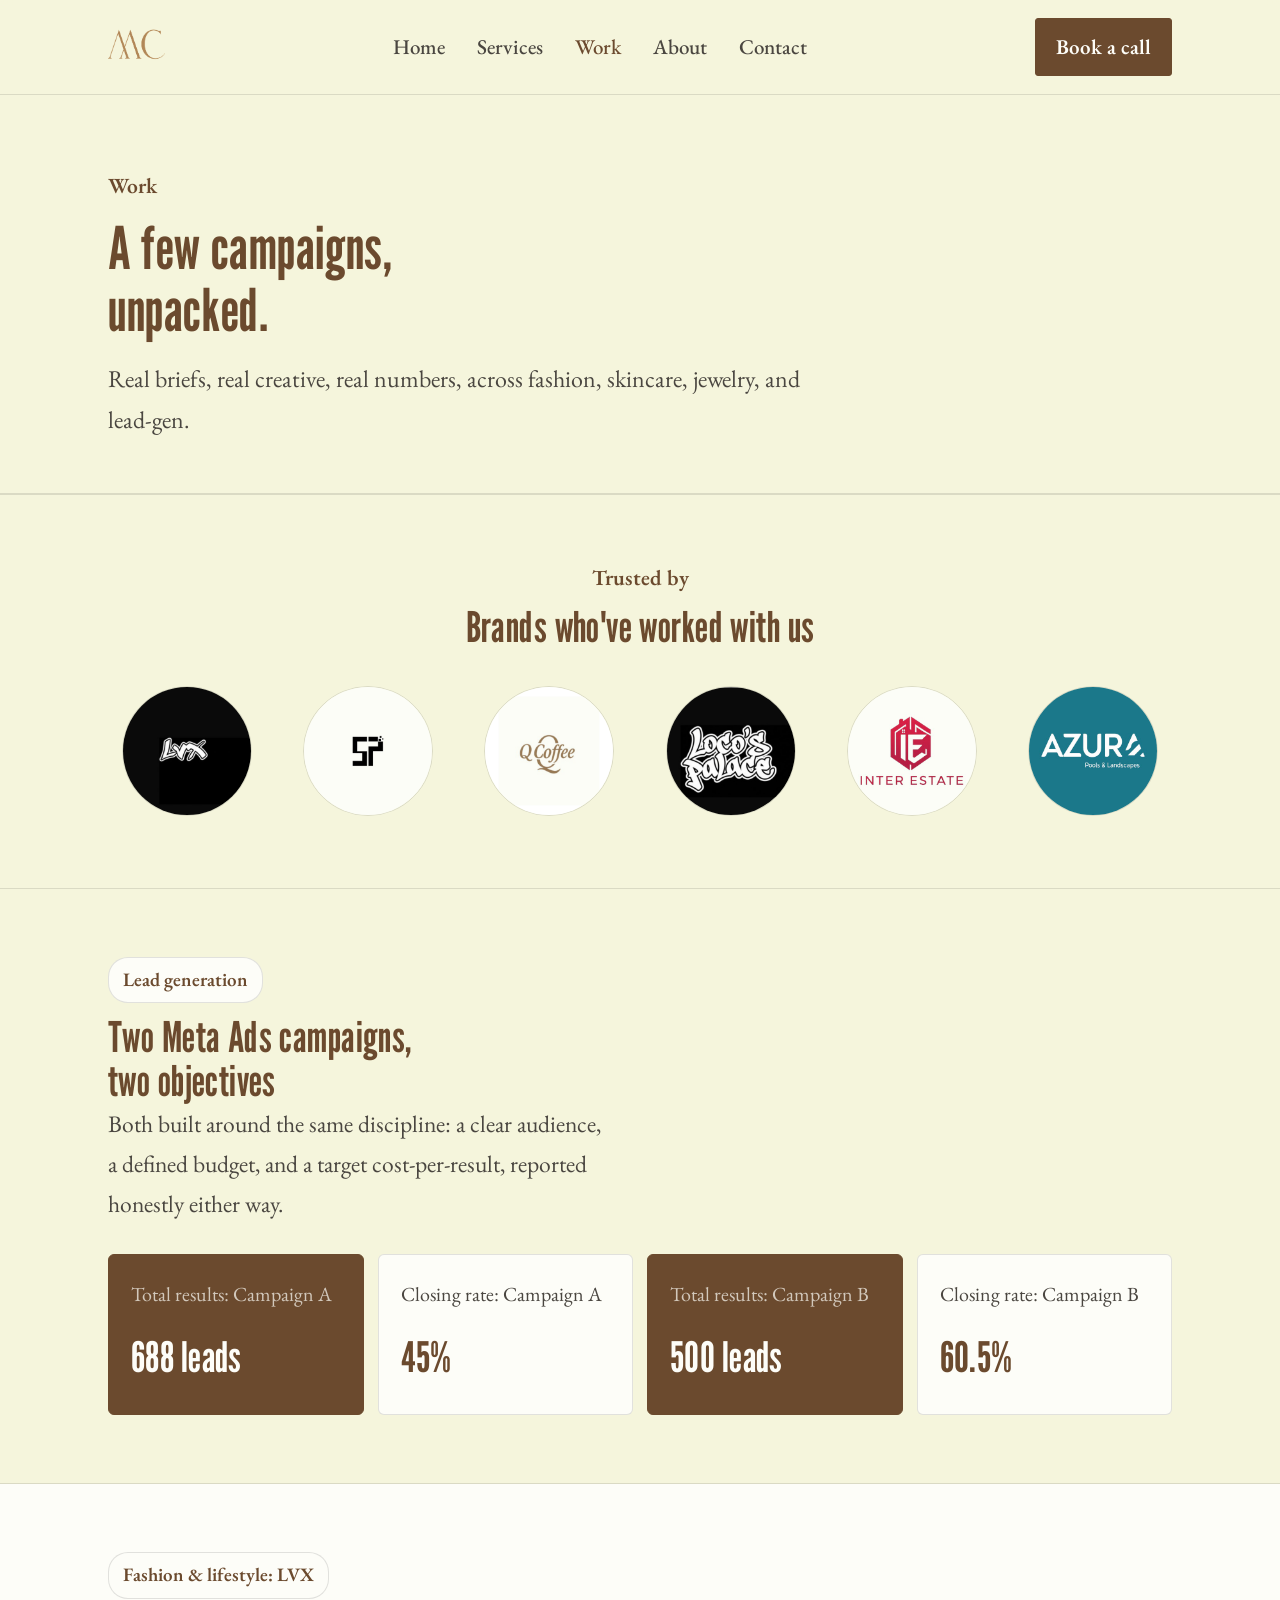
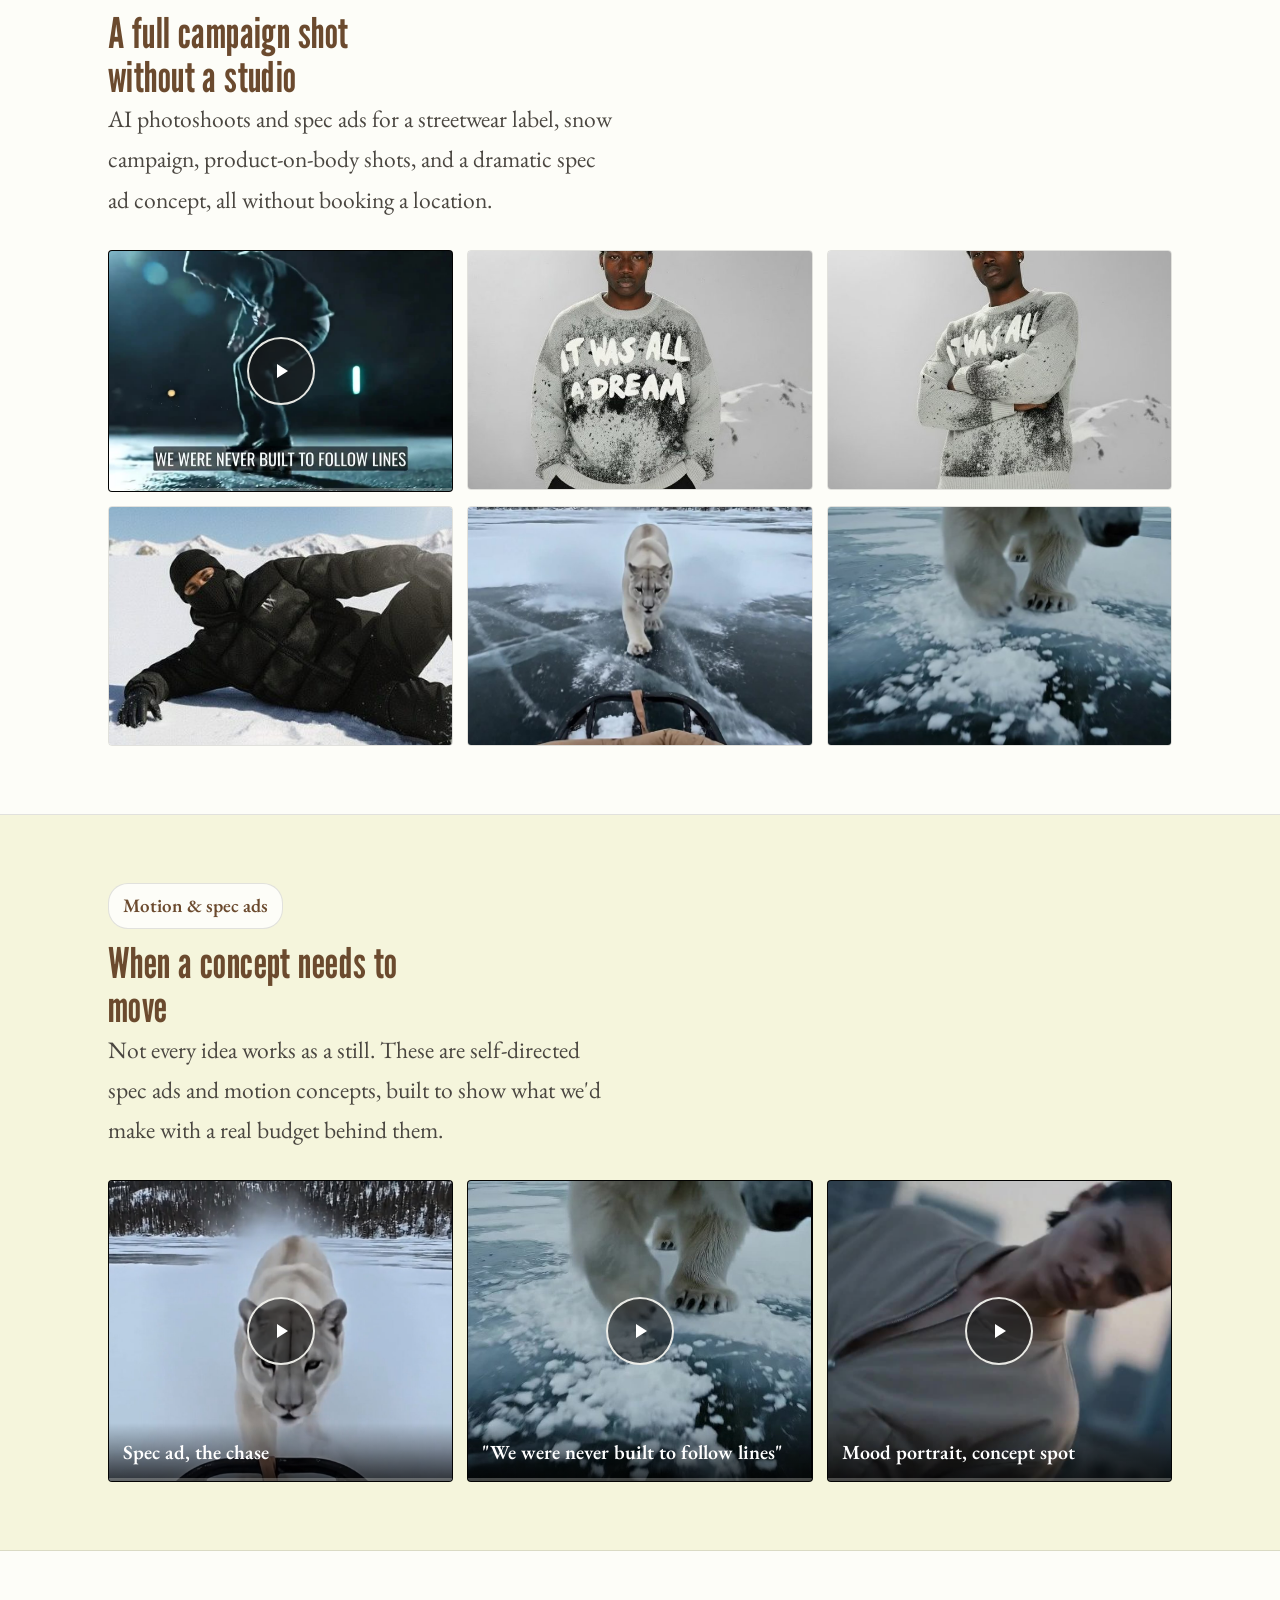
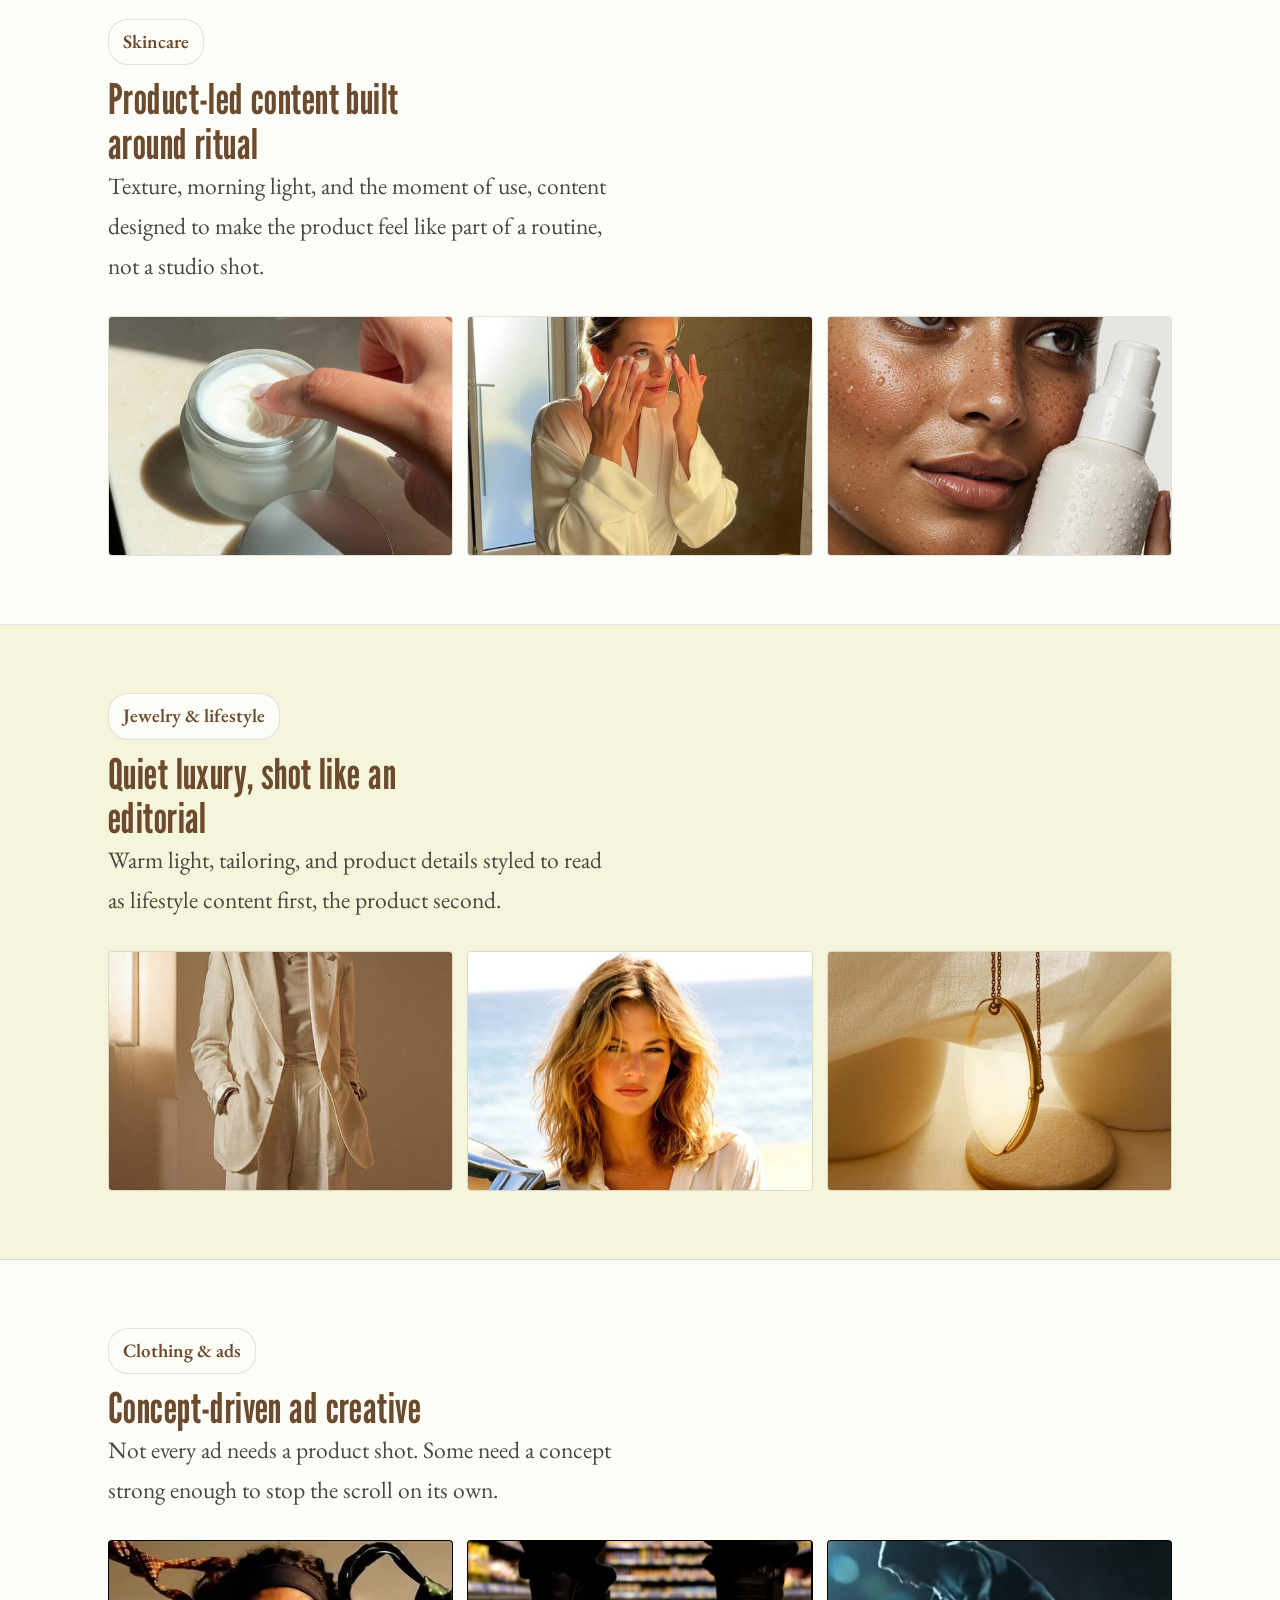
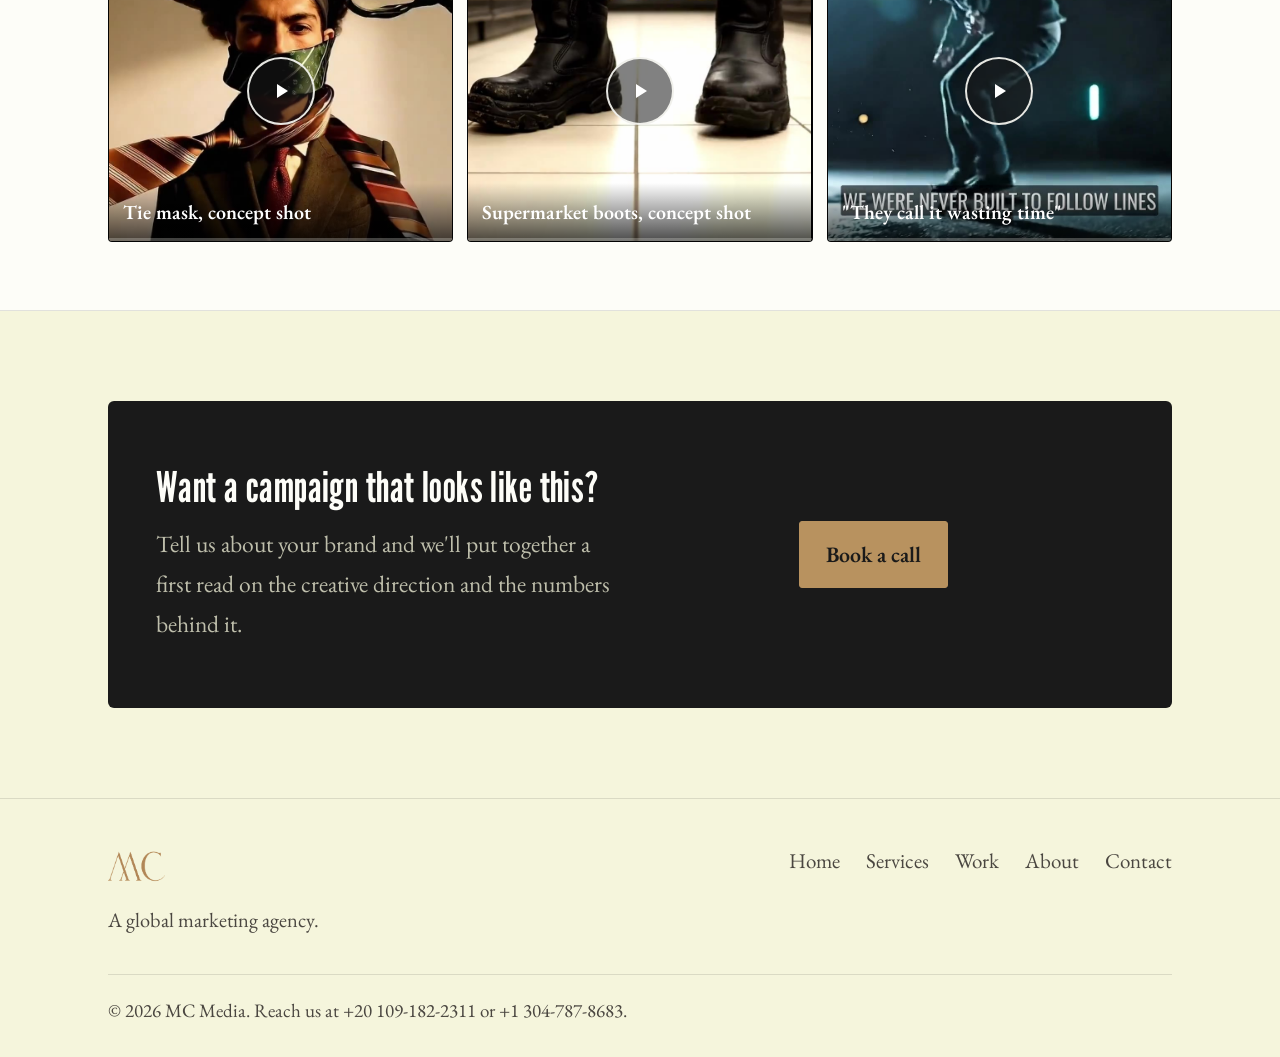
<file: work.html>
<!DOCTYPE html>
<html lang="en">
<head>
<meta charset="UTF-8">
<meta name="viewport" content="width=device-width, initial-scale=1.0">
<title>Work | MC Media</title>
<link rel="preconnect" href="https://fonts.googleapis.com">
<link rel="preconnect" href="https://fonts.gstatic.com" crossorigin>
<link href="https://fonts.googleapis.com/css2?family=League+Gothic:wght@400;700&family=EB+Garamond:ital,wght@0,400;0,500;0,600;1,400&display=swap" rel="stylesheet">
<link rel="stylesheet" href="assets/css/style.css">
</head>
<body>
<header>
  <nav class="nav">
    <div class="logo"><img src="assets/img/logo-mark.png" alt="MC Media logo"></div>
    <ul class="nav-links">
      <li><a href="index.html">Home</a></li>
      <li><a href="services.html">Services</a></li>
      <li><a href="work.html" class="active">Work</a></li>
      <li><a href="about.html">About</a></li>
      <li><a href="contact.html">Contact</a></li>
    </ul>
    <a href="https://calendly.com/abdelrhman-montecarmi/30min" class="nav-cta" target="_blank" rel="noopener">Book a call</a>
  </nav>
</header>

<section class="page-hero">
  <div class="wrap">
    <p class="kicker">Work</p>
    <h1>A few campaigns, unpacked.</h1>
    <p class="lead">Real briefs, real creative, real numbers, across fashion, skincare, jewelry, and lead-gen.</p>
  </div>
</section>

<section class="trusted-by">
  <div class="wrap">
    <div class="section-head"><p class="kicker">Trusted by</p><h2>Brands who've worked with us</h2></div>
    <div class="trusted-grid">
      <img src="assets/img/client-lynx.jpg" alt="Lynx">
      <img src="assets/img/client-sp.jpg" alt="SP">
      <img src="assets/img/client-qcoffee.jpg" alt="Q Coffee">
      <img src="assets/img/client-loco.jpg" alt="Loco's Palace">
      <img src="assets/img/client-interestate.jpg" alt="Inter Estate">
      <img src="assets/img/client-azura.jpg" alt="Azura Pools &amp; Landscapes">
    </div>
  </div>
</section>

<section class="work-case">
  <div class="wrap">
    <div class="work-case-head">
      <div>
        <div class="work-tag">Lead generation</div>
        <h2>Two Meta Ads campaigns, two objectives</h2>
        <p class="work-desc">Both built around the same discipline: a clear audience, a defined budget, and a target cost-per-result, reported honestly either way.</p>
      </div>
    </div>
    <div class="stat-grid">
      <div class="stat-card highlight">
        <div class="stat-label">Total results: Campaign A</div>
        <div class="stat-value">688 leads</div>
      </div>
      <div class="stat-card">
        <div class="stat-label">Closing rate: Campaign A</div>
        <div class="stat-value">45%</div>
      </div>
      <div class="stat-card highlight">
        <div class="stat-label">Total results: Campaign B</div>
        <div class="stat-value">500 leads</div>
      </div>
      <div class="stat-card">
        <div class="stat-label">Closing rate: Campaign B</div>
        <div class="stat-value">60.5%</div>
      </div>
    </div>
  </div>
</section>

<section class="work-case" style="background:var(--white);">
  <div class="wrap">
    <div class="work-case-head">
      <div>
        <div class="work-tag">Fashion &amp; lifestyle: LVX</div>
        <h2>A full campaign shot without a studio</h2>
        <p class="work-desc">AI photoshoots and spec ads for a streetwear label, snow campaign, product-on-body shots, and a dramatic spec ad concept, all without booking a location.</p>
      </div>
    </div>
    <div class="work-gallery cols-3">
      <div class="vid-player">
        <video src="assets/video/ad-skateboard-full.mp4" poster="assets/video/ad-skateboard-full-poster.jpg" loop playsinline preload="none"></video>
      </div>
      <img src="assets/img/work-lynx-3.jpg" alt="Lynx sweater campaign, arms crossed">
      <img src="assets/img/work-lynx-4.jpg" alt="Lynx sweater campaign, front">
      <img src="assets/img/work-lynx-2.jpg" alt="Lynx AI photoshoot, snow angel">
      <img src="assets/img/work-specad-1.jpg" alt="Lynx spec ad, chase concept">
      <img src="assets/img/work-specad-2.jpg" alt="Lynx spec ad, wide shot">
    </div>
  </div>
</section>

<section class="work-case">
  <div class="wrap">
    <div class="work-case-head">
      <div>
        <div class="work-tag">Motion &amp; spec ads</div>
        <h2>When a concept needs to move</h2>
        <p class="work-desc">Not every idea works as a still. These are self-directed spec ads and motion concepts, built to show what we'd make with a real budget behind them.</p>
      </div>
    </div>
    <div class="video-grid">
      <div class="video-card vid-player">
        <video src="assets/video/2025-11-13 01.00.00.mp4" poster="assets/video/Capture.jpg" loop playsinline preload="none"></video>
        <div class="video-label">Spec ad, the chase</div>
      </div>
      <div class="video-card vid-player">
        <video src="assets/video/2025-11-02 01.15.42.mp4" poster="assets/img/work-specad-2.jpg" loop playsinline preload="none"></video>
        <div class="video-label">"We were never built to follow lines"</div>
      </div>
      <div class="video-card vid-player">
        <video src="assets/video/ad-portrait.mp4" poster="assets/video/ad-portrait-poster.jpg" loop playsinline preload="none"></video>
        <div class="video-label">Mood portrait, concept spot</div>
      </div>
    </div>
  </div>
</section>

<section class="work-case" style="background:var(--white);">
  <div class="wrap">
    <div class="work-case-head">
      <div>
        <div class="work-tag">Skincare</div>
        <h2>Product-led content built around ritual</h2>
        <p class="work-desc">Texture, morning light, and the moment of use, content designed to make the product feel like part of a routine, not a studio shot.</p>
      </div>
    </div>
    <div class="work-gallery cols-3">
      <img src="assets/img/work-skincare-1.jpg" alt="Skincare campaign, applying cream">
      <img src="assets/img/work-skincare-2.jpg" alt="Skincare campaign, product jar">
      <img src="assets/img/work-skincare-3.jpg" alt="Skincare campaign, product to face">
    </div>
  </div>
</section>

<section class="work-case">
  <div class="wrap">
    <div class="work-case-head">
      <div>
        <div class="work-tag">Jewelry &amp; lifestyle</div>
        <h2>Quiet luxury, shot like an editorial</h2>
        <p class="work-desc">Warm light, tailoring, and product details styled to read as lifestyle content first, the product second.</p>
      </div>
    </div>
    <div class="work-gallery cols-3">
      <img src="assets/img/work-jewelry-1.jpg" alt="Jewelry brand campaign, tailoring">
      <img src="assets/img/work-jewelry-2.jpg" alt="Jewelry brand campaign, lifestyle">
      <img src="assets/img/work-jewelry-3.jpg" alt="Jewelry brand campaign, product detail">
    </div>
  </div>
</section>

<section class="work-case" style="background:var(--white);">
  <div class="wrap">
    <div class="work-case-head">
      <div>
        <div class="work-tag">Clothing &amp; ads</div>
        <h2>Concept-driven ad creative</h2>
        <p class="work-desc">Not every ad needs a product shot. Some need a concept strong enough to stop the scroll on its own.</p>
      </div>
    </div>
    <div class="video-grid">
      <div class="video-card vid-player">
        <video src="assets/video/ad-tiemask.mp4" poster="assets/video/ad-tiemask-poster.jpg" loop playsinline preload="none"></video>
        <div class="video-label">Tie mask, concept shot</div>
      </div>
      <div class="video-card vid-player">
        <video src="assets/video/ad-boots.mp4" poster="assets/video/ad-boots-poster.jpg" loop playsinline preload="none"></video>
        <div class="video-label">Supermarket boots, concept shot</div>
      </div>
      <div class="video-card vid-player">
        <video src="assets/video/ad-skateboard-full.mp4" poster="assets/video/ad-skateboard-full-poster.jpg" loop playsinline preload="none"></video>
        <div class="video-label">"They call it wasting time"</div>
      </div>
    </div>
  </div>
</section>

<section id="contact">
  <div class="wrap">
    <div class="cta-band">
      <div>
        <h2>Want a campaign that looks like this?</h2>
        <p>Tell us about your brand and we'll put together a first read on the creative direction and the numbers behind it.</p>
      </div>
      <div>
        <a href="https://calendly.com/abdelrhman-montecarmi/30min" class="btn-primary" target="_blank" rel="noopener">Book a call</a>
      </div>
    </div>
  </div>
</section>
<footer>
  <div class="wrap">
    <div class="footer-grid">
      <div>
        <div class="logo"><img src="assets/img/logo-mark.png" alt="MC Media logo"></div>
        <p class="muted">A global marketing agency.</p>
      </div>
      <ul class="footer-links">
        <li><a href="index.html">Home</a></li>
        <li><a href="services.html">Services</a></li>
        <li><a href="work.html">Work</a></li>
        <li><a href="about.html">About</a></li>
        <li><a href="contact.html">Contact</a></li>
      </ul>
    </div>
    <div class="foot-bottom">© 2026 MC Media. Reach us at +20 109-182-2311 or +1 304-787-8683.</div>
  </div>
</footer>

<script src="assets/js/video-player.js"></script>
</body>
</html>
</file>
<file: assets/css/style.css>
html { font-size: 20px; scroll-behavior: smooth; }

  :root {
    --beige: #F5F5DC;
    --white: #FDFDF8;
    --caramel: #A67C52;
    --caramel-deep: #6B4A2E;
    --gold: #B8925F;
    --ink: #1A1A1A;
    --ink-soft: #4A4640;
    --line: rgba(26,26,26,0.12);
    --max: 1120px;
  }

  * { box-sizing: border-box; margin: 0; padding: 0; }

  body {
    background: var(--beige);
    color: var(--ink);
    font-family: 'EB Garamond', serif;
    font-size: 1.18rem;
    line-height: 1.7;
    -webkit-font-smoothing: antialiased;
  }

  h1, h2, h3 {
    font-family: 'League Gothic', sans-serif;
    color: var(--caramel-deep);
    line-height: 1.05;
    font-weight: 400;
    letter-spacing: 0.01em;
  }

  a { color: inherit; }

  .wrap {
    max-width: var(--max);
    margin: 0 auto;
    padding: 0 28px;
  }

  /* ---------- Header ---------- */
  header {
    position: sticky;
    top: 0;
    z-index: 50;
    background: rgba(245,245,220,0.92);
    backdrop-filter: blur(6px);
    border-bottom: 1px solid var(--line);
  }

  .nav {
    display: flex;
    align-items: center;
    justify-content: space-between;
    padding: 18px 28px;
    max-width: var(--max);
    margin: 0 auto;
  }

  .logo {
    display: flex;
    align-items: center;
    gap: 10px;
    font-family: 'League Gothic', sans-serif;
    font-weight: 400;
    font-size: 1.9rem;
    color: var(--ink);
    letter-spacing: 0.02em;
  }
  .logo img {
    height: 52px;
    width: auto;
    display: block;
  }
  .logo img { filter: none; }

  .nav-links {
    display: flex;
    gap: 32px;
    list-style: none;
    font-size: 1.05rem;
    font-weight: 500;
  }
  .nav-links a {
    text-decoration: none;
    color: var(--ink-soft);
    transition: color 0.15s ease;
  }
  .nav-links a:hover { color: var(--caramel-deep); }

  .nav-cta {
    background: var(--caramel-deep);
    color: var(--white);
    padding: 10px 20px;
    border-radius: 3px;
    font-size: 1.05rem;
    font-weight: 600;
    text-decoration: none;
    border: 1px solid var(--caramel-deep);
    transition: background 0.15s ease, color 0.15s ease;
  }
  .nav-cta:hover { background: var(--ink); border-color: var(--ink); }

  .menu-toggle { display: none; }

  /* ---------- Hero ---------- */
  .hero {
    padding: 88px 28px 120px;
    max-width: var(--max);
    margin: 0 auto;
    display: grid;
    grid-template-columns: 1.05fr 0.95fr;
    gap: 48px;
    align-items: center;
  }

  .hero-eyebrow {
    font-size: 1.08rem;
    color: var(--ink-soft);
    margin-bottom: 18px;
  }

  .hero h1 {
    font-size: clamp(2.6rem, 4vw, 3.6rem);
    max-width: 15ch;
  }

  .hero p.lead {
    margin-top: 22px;
    font-size: 1.25rem;
    color: var(--ink-soft);
    max-width: 46ch;
  }

  .hero-actions {
    margin-top: 34px;
    display: flex;
    gap: 16px;
    flex-wrap: wrap;
  }

  .btn-primary {
    background: var(--ink);
    color: var(--white);
    padding: 14px 26px;
    border-radius: 3px;
    text-decoration: none;
    font-weight: 600;
    font-size: 1.1rem;
    border: 1px solid var(--ink);
    transition: transform 0.15s ease, background 0.15s ease;
    display: inline-block;
  }
  .btn-primary:hover { background: var(--caramel-deep); border-color: var(--caramel-deep); transform: translateY(-1px); }

  .btn-secondary {
    padding: 14px 24px;
    border-radius: 3px;
    text-decoration: none;
    font-weight: 600;
    font-size: 1.1rem;
    border: 1px solid var(--ink);
    color: var(--ink);
    display: inline-block;
    transition: background 0.15s ease;
  }
  .btn-secondary:hover { background: rgba(26,26,26,0.06); }

  .hero-proof {
    margin-top: 40px;
    display: flex;
    gap: 30px;
    flex-wrap: wrap;
  }
  .hero-proof div { font-size: 1rem; color: var(--ink-soft); }
  .hero-proof strong {
    display: block;
    font-family: 'League Gothic', sans-serif;
    font-size: 2.2rem;
    color: var(--ink);
    font-weight: 400;
    letter-spacing: 0.01em;
  }

  /* Hero visual: tilted post stack */
  .post-stack {
    position: relative;
    height: 460px;
  }

  .post-card {
    position: absolute;
    width: 250px;
    background: var(--white);
    border: 1px solid var(--line);
    border-radius: 4px;
    box-shadow: 0 18px 40px -18px rgba(26,26,26,0.25);
    overflow: hidden;
  }

  .post-card .thumb {
    height: 250px;
    background-size: cover;
    background-position: center;
  }

  .post-card .meta {
    padding: 12px 16px 16px;
    border-top: 1px solid var(--line);
  }
  .post-card .meta .tag {
    font-size: 0.88rem;
    color: var(--caramel-deep);
    font-weight: 600;
    margin-bottom: 4px;
  }
  .post-card .meta .cap {
    font-size: 0.95rem;
    color: var(--ink-soft);
  }

  .post-card.c1 {
    top: 0; left: 10px;
    transform: rotate(-6deg);
    z-index: 2;
  }
  .post-card.c1 .thumb { background-color: var(--caramel); }

  .post-card.c2 {
    top: 60px; left: 190px;
    transform: rotate(4deg);
    z-index: 3;
  }
  .post-card.c2 .thumb { background-color: var(--white); border-bottom: 1px solid var(--line);}

  .post-card.c3 {
    top: 220px; left: 40px;
    transform: rotate(-3deg);
    z-index: 1;
  }
  .post-card.c3 .thumb { background-color: var(--gold); }

  /* ---------- Trusted by ---------- */
  .trusted-by {
    padding: 64px 0 72px;
    border-top: 1px solid var(--line);
    border-bottom: 1px solid var(--line);
  }
  .trusted-by .section-head {
    text-align: center;
    margin: 0 auto 36px;
  }
  .trusted-by .section-head .kicker { justify-content: center; }
  .trusted-by p.kicker {
    text-align: center;
    color: var(--caramel-deep);
    font-weight: 600;
    font-size: 1.05rem;
    margin-bottom: 28px;
  }
  .trusted-grid {
    display: grid;
    grid-template-columns: repeat(6, 1fr);
    gap: 24px;
    justify-items: center;
  }
  .trusted-grid img {
    width: 130px;
    height: 130px;
    object-fit: contain;
    border-radius: 50%;
    display: block;
    border: 1px solid var(--line);
  }
  @media (max-width: 860px) {
    .trusted-grid { grid-template-columns: repeat(3, 1fr); }
    .trusted-grid img { width: 110px; height: 110px; }
  }
  @media (max-width: 520px) {
    .trusted-grid { grid-template-columns: repeat(2, 1fr); }
  }

  /* ---------- Sections shared ---------- */
  section { padding: 90px 0; }
  .section-head { max-width: 60ch; margin-bottom: 52px; }
  .section-head p.kicker {
    color: var(--caramel-deep);
    font-weight: 600;
    font-size: 1.08rem;
    margin-bottom: 10px;
  }
  .section-head h2 {
    font-size: clamp(1.95rem, 3.3vw, 2.6rem);
  }
  .section-head p.sub {
    margin-top: 14px;
    color: var(--ink-soft);
    font-size: 1.15rem;
  }

  /* ---------- Services (ledger style) ---------- */
  .services-list {
    border-top: 1px solid var(--line);
  }
  .service-row {
    display: grid;
    grid-template-columns: 90px 1fr 1.3fr;
    gap: 32px;
    padding: 34px 0;
    border-bottom: 1px solid var(--line);
    align-items: start;
  }
  .service-row .num {
    font-family: 'League Gothic', sans-serif;
    color: var(--caramel-deep);
    font-size: 2rem;
    font-weight: 600;
  }
  .service-row h3 {
    font-size: 1.4rem;
  }
  .service-row p {
    color: var(--ink-soft);
  }

  /* ---------- Industries ---------- */
  .industries {
    background: var(--white);
    border-top: 1px solid var(--line);
    border-bottom: 1px solid var(--line);
  }
  .industry-grid {
    display: grid;
    grid-template-columns: repeat(2, 1fr);
    gap: 1px;
    background: var(--line);
    border: 1px solid var(--line);
  }
  .industry-card {
    background: var(--white);
    padding: 36px;
  }
  .industry-card h3 { font-size: 1.28rem; margin-bottom: 10px; }
  .industry-card p { color: var(--ink-soft); font-size: 1.08rem; }

  /* ---------- Case proof ---------- */
  .case {
    display: grid;
    grid-template-columns: 1fr 1fr;
    gap: 60px;
    align-items: center;
  }
  .case-copy .kicker {
    color: var(--caramel-deep);
    font-weight: 600;
    font-size: 1.08rem;
    margin-bottom: 10px;
  }
  .case-copy h2 { font-size: clamp(1.95rem, 3.3vw, 2.5rem); }
  .case-copy p.desc { margin-top: 16px; color: var(--ink-soft); }

  .metric-panel {
    background: var(--white);
    border: 1px solid var(--line);
    border-radius: 4px;
    padding: 8px;
  }
  .metric-panel-inner {
    border: 1px solid var(--line);
    border-radius: 3px;
  }
  .metric-row {
    display: grid;
    grid-template-columns: 1fr auto;
    padding: 22px 24px;
    border-bottom: 1px solid var(--line);
    align-items: baseline;
  }
  .metric-row:last-child { border-bottom: none; }
  .metric-row .label { color: var(--ink-soft); font-size: 1.08rem; }
  .metric-row .value {
    font-family: 'League Gothic', sans-serif;
    font-size: 2.2rem;
    color: var(--caramel-deep);
    font-weight: 400;
    letter-spacing: 0.01em;
  }

  /* ---------- Process ---------- */
  .process-grid {
    display: grid;
    grid-template-columns: repeat(4, 1fr);
    gap: 28px;
  }
  .process-step .num {
    font-family: 'League Gothic', sans-serif;
    font-size: 2.6rem;
    color: var(--caramel);
    margin-bottom: 14px;
  }
  .process-step h3 { font-size: 1.3rem; margin-bottom: 8px; }
  .process-step p { color: var(--ink-soft); font-size: 1.05rem; }

  /* ---------- CTA ---------- */
  .cta-band {
    background: var(--ink);
    color: var(--beige);
    border-radius: 6px;
    padding: 64px 48px;
    display: grid;
    grid-template-columns: 1.3fr 0.7fr;
    gap: 40px;
    align-items: center;
  }
  .cta-band h2 { color: var(--white); font-size: clamp(1.85rem, 3.3vw, 2.4rem); }
  .cta-band p { margin-top: 14px; color: rgba(245,245,220,0.75); max-width: 42ch; }
  .cta-band .btn-primary {
    background: var(--gold);
    border-color: var(--gold);
    color: var(--ink);
  }
  .cta-band .btn-primary:hover { background: #b18f22; border-color: #b18f22; }

  /* ---------- Footer ---------- */
  footer {
    border-top: 1px solid var(--line);
    padding: 44px 0 30px;
  }
  .footer-grid {
    display: flex;
    justify-content: space-between;
    align-items: flex-start;
    flex-wrap: wrap;
    gap: 24px;
  }
  .footer-grid .logo { margin-bottom: 8px; }
  footer .muted { color: var(--ink-soft); font-size: 1.02rem; }
  .footer-links {
    display: flex;
    gap: 26px;
    list-style: none;
    font-size: 1.05rem;
  }
  .footer-links a { text-decoration: none; color: var(--ink-soft); }
  .footer-links a:hover { color: var(--caramel-deep); }
  .foot-bottom {
    margin-top: 36px;
    padding-top: 20px;
    border-top: 1px solid var(--line);
    font-size: 0.95rem;
    color: var(--ink-soft);
  }

  /* ---------- Page hero (sub-pages) ---------- */
  .page-hero {
    padding: 72px 0 52px;
    border-bottom: 1px solid var(--line);
  }
  .page-hero .kicker {
    color: var(--caramel-deep);
    font-weight: 600;
    font-size: 1.08rem;
    margin-bottom: 14px;
  }
  .page-hero h1 {
    font-size: clamp(2.4rem, 4.6vw, 3.4rem);
    max-width: 18ch;
  }
  .page-hero p.lead {
    margin-top: 18px;
    color: var(--ink-soft);
    max-width: 58ch;
    font-size: 1.2rem;
  }

  /* ---------- Nav active state ---------- */
  .nav-links a.active { color: var(--caramel-deep); }

  /* ---------- Work page ---------- */
  .work-case {
    padding: 68px 0;
    border-bottom: 1px solid var(--line);
  }
  .work-case:last-of-type { border-bottom: none; }
  .work-case-head {
    display: flex;
    justify-content: space-between;
    align-items: flex-end;
    gap: 24px;
    margin-bottom: 30px;
    flex-wrap: wrap;
  }
  .work-tag {
    display: inline-block;
    background: var(--white);
    border: 1px solid var(--line);
    color: var(--caramel-deep);
    font-size: 0.95rem;
    font-weight: 600;
    padding: 6px 14px;
    border-radius: 20px;
    margin-bottom: 12px;
  }
  .work-case-head h2 { font-size: clamp(1.85rem, 3.3vw, 2.4rem); max-width: 22ch; }
  .work-desc { color: var(--ink-soft); max-width: 46ch; }
  .work-gallery {
    display: grid;
    grid-template-columns: repeat(4, 1fr);
    gap: 14px;
  }
  .work-gallery.cols-3 { grid-template-columns: repeat(3, 1fr); }
  .work-gallery img {
    width: 100%;
    height: 240px;
    object-fit: cover;
    border-radius: 4px;
    border: 1px solid var(--line);
    display: block;
  }
  .work-gallery .vid-player {
    border-radius: 4px;
    overflow: hidden;
    border: 1px solid var(--line);
    background: #000;
    position: relative;
  }
  .work-gallery .vid-player video {
    width: 100%;
    height: 240px;
    object-fit: cover;
    display: block;
  }

  .video-grid {
    display: grid;
    grid-template-columns: repeat(3, 1fr);
    gap: 14px;
  }
  .video-grid.cols-2 { grid-template-columns: repeat(2, 1fr); }
  .video-card {
    position: relative;
    border-radius: 4px;
    overflow: hidden;
    border: 1px solid var(--line);
    background: #000;
  }
  .video-card video {
    width: 100%;
    height: 300px;
    object-fit: cover;
    display: block;
  }
  .video-card .video-label {
    position: absolute;
    bottom: 0; left: 0; right: 0;
    padding: 12px 14px;
    background: linear-gradient(transparent, rgba(0,0,0,0.7));
    color: #fff;
    font-size: 1rem;
    font-weight: 600;
  }

  /* ---------- Custom video player (no native controls) ---------- */
  .vid-player { cursor: pointer; }
  .vid-player video { cursor: pointer; }
  .vid-play-btn {
    position: absolute;
    inset: 0;
    margin: auto;
    width: 68px;
    height: 68px;
    border-radius: 50%;
    background: rgba(26,26,26,0.55);
    border: 2px solid rgba(253,253,248,0.9);
    display: flex;
    align-items: center;
    justify-content: center;
    color: #fff;
    padding: 0;
    cursor: pointer;
    z-index: 2;
    transition: opacity 0.2s ease, transform 0.2s ease, background 0.2s ease, border-color 0.2s ease;
  }
  .vid-play-btn svg { width: 24px; height: 24px; display: block; }
  .vid-play-btn:hover {
    background: var(--caramel-deep);
    border-color: var(--caramel-deep);
    transform: scale(1.07);
  }
  .vid-player.is-playing .vid-play-btn { opacity: 0; pointer-events: none; }
  .vid-player.is-playing:hover .vid-play-btn { opacity: 1; pointer-events: auto; }
  .vid-player .vid-progress {
    position: absolute;
    left: 0; right: 0; bottom: 0;
    height: 3px;
    background: rgba(253,253,248,0.25);
    z-index: 2;
  }
  .vid-player .vid-progress-fill {
    height: 100%;
    width: 0%;
    background: var(--gold);
    transition: width 0.1s linear;
  }
  .banner-video { position: relative; overflow: hidden; }
  .banner-video video {
    width: 100%;
    height: 340px;
    object-fit: cover;
    display: block;
  }
  @media (max-width: 860px) {
    .banner-video video { height: 240px; }
  }

  /* ---------- Stat cards (reusable) ---------- */
  .stat-grid {
    display: grid;
    grid-template-columns: repeat(4, 1fr);
    gap: 14px;
    margin: 8px 0 0;
  }
  .stat-card {
    background: var(--white);
    border: 1px solid var(--line);
    border-radius: 6px;
    padding: 22px 22px;
  }
  .stat-card.highlight { background: var(--caramel-deep); border-color: var(--caramel-deep); }
  .stat-card.highlight .stat-label { color: rgba(253,253,248,0.7); }
  .stat-card.highlight .stat-value { color: var(--white); }
  .stat-label { font-size: 1rem; color: var(--ink-soft); margin-bottom: 10px; }
  .stat-value {
    font-family: 'League Gothic', sans-serif;
    font-size: 2.1rem;
    color: var(--caramel-deep);
    letter-spacing: 0.01em;
  }

  /* ---------- About page ---------- */
  .about-grid {
    display: grid;
    grid-template-columns: 1fr 1fr;
    gap: 52px;
    align-items: center;
    padding: 72px 0;
  }
  .about-copy p { color: var(--ink-soft); margin-top: 16px; }
  .about-copy p:first-child { margin-top: 0; font-size: 1.22rem; color: var(--ink); }
  .about-photo-grid {
    display: grid;
    grid-template-columns: 1fr 1fr;
    gap: 14px;
  }
  .about-photo-grid img {
    width: 100%;
    height: 100%;
    object-fit: cover;
    border-radius: 4px;
    border: 1px solid var(--line);
    display: block;
  }
  .about-photo-grid .tall { grid-row: span 2; }
  .about-values {
    padding: 68px 0;
    border-top: 1px solid var(--line);
    background: var(--white);
    border-bottom: 1px solid var(--line);
  }
  .value-grid {
    display: grid;
    grid-template-columns: repeat(3, 1fr);
    gap: 30px;
  }
  .value-card h3 { font-size: 1.28rem; margin-bottom: 10px; }
  .value-card p { color: var(--ink-soft); font-size: 1.08rem; }

  /* ---------- Contact page ---------- */
  .contact-grid {
    display: grid;
    grid-template-columns: 1fr 1fr;
    gap: 48px;
    padding: 72px 0;
    align-items: start;
  }
  .contact-card {
    background: var(--white);
    border: 1px solid var(--line);
    border-radius: 6px;
    padding: 36px;
  }
  .contact-card + .contact-card { margin-top: 20px; }
  .contact-card h3 { font-size: 1.22rem; margin-bottom: 8px; }
  .contact-detail {
    display: block;
    color: var(--ink-soft);
    text-decoration: none;
    font-size: 1.2rem;
    margin-top: 4px;
  }
  .contact-detail:hover { color: var(--caramel-deep); }
  .contact-form label {
    display: block;
    font-size: 1rem;
    color: var(--ink-soft);
    margin-bottom: 6px;
    margin-top: 18px;
  }
  .contact-form label:first-child { margin-top: 0; }
  .contact-form input,
  .contact-form textarea {
    width: 100%;
    padding: 12px 14px;
    border: 1px solid var(--line);
    border-radius: 3px;
    background: var(--white);
    font-family: 'EB Garamond', serif;
    font-size: 1.1rem;
    color: var(--ink);
  }
  .contact-form textarea { resize: vertical; min-height: 120px; }
  .contact-form button { margin-top: 22px; border: none; cursor: pointer; }

  /* ---------- Responsive ---------- */
  @media (max-width: 860px) {
    .nav-links, .nav-cta { display: none; }
    .hero { grid-template-columns: 1fr; padding-top: 56px; }
    .post-stack { height: 380px; margin-top: 20px; }
    .case { grid-template-columns: 1fr; }
    .industry-grid { grid-template-columns: 1fr; }
    .process-grid { grid-template-columns: 1fr 1fr; }
    .cta-band { grid-template-columns: 1fr; text-align: left; padding: 44px 28px; }
    .service-row { grid-template-columns: 1fr; gap: 8px; }
  }

  @media (max-width: 520px) {
    .process-grid { grid-template-columns: 1fr; }
    .post-card { width: 210px; }
    .post-card .thumb { height: 200px; }
  }

  @media (max-width: 860px) {
    .work-gallery, .work-gallery.cols-3 { grid-template-columns: repeat(2, 1fr); }
    .video-grid, .video-grid.cols-2 { grid-template-columns: repeat(2, 1fr); }
    .stat-grid { grid-template-columns: repeat(2, 1fr); }
    .about-grid, .contact-grid { grid-template-columns: 1fr; padding: 52px 0; }
    .value-grid { grid-template-columns: 1fr; }
  }

  @media (max-width: 520px) {
    .work-gallery, .work-gallery.cols-3 { grid-template-columns: 1fr; }
    .video-grid, .video-grid.cols-2 { grid-template-columns: 1fr; }
    .stat-grid { grid-template-columns: 1fr; }
    .work-case-head { flex-direction: column; align-items: flex-start; }
  }

  @media (prefers-reduced-motion: reduce) {
    html { scroll-behavior: auto; }
    * { transition: none !important; }
  }

  a:focus-visible, button:focus-visible {
    outline: 2px solid var(--caramel-deep);
    outline-offset: 2px;
  }
</file>
